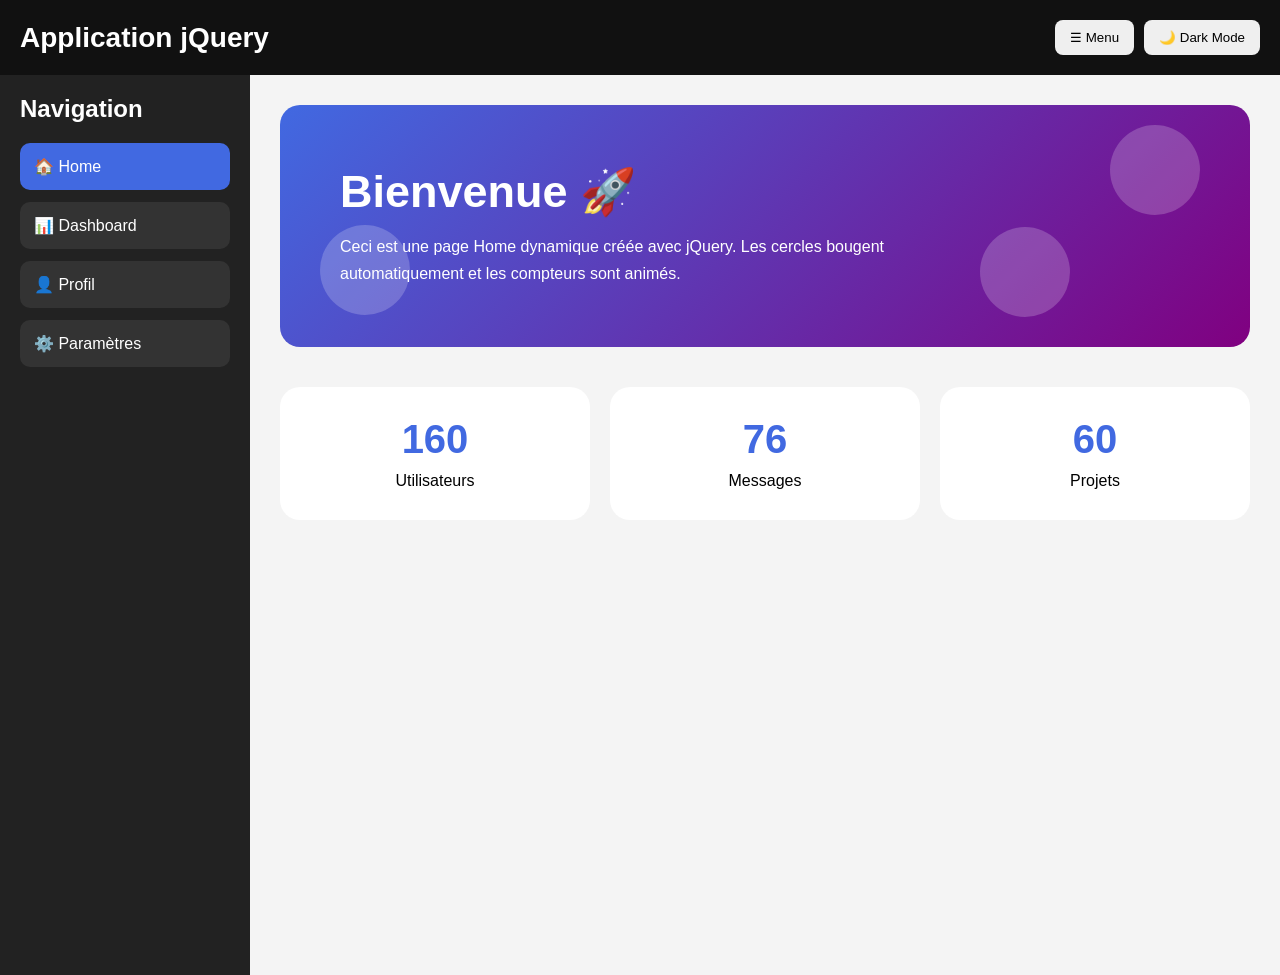
<file: Toufik-Robin/index.html>
<!doctype html>
<html lang="fr">
  <head>
    <meta charset="UTF-8" />
    <meta name="viewport" content="width=device-width, initial-scale=1.0" />
    <link rel="stylesheet" href="style.css" />
    <script src="https://ajax.googleapis.com/ajax/libs/jquery/3.7.1/jquery.min.js"></script>
    <title>Navbar + Home Dynamique</title>
  </head>
  <body>
    <header>
      <h1>Application jQuery</h1>

      <div class="headerActions">
        <button id="toggleMenu">☰ Menu</button>
        <button class="dark-mode-js">🌙 Dark Mode</button>
      </div>
    </header>

    <div class="container">
      <!-- SIDEBAR -->

      <aside class="sidebar">
        <h2>Navigation</h2>

        <ul>
          <li class="navLink activeNav" data-page="homePage">🏠 Home</li>

          <li class="navLink" data-page="dashboardPage">📊 Dashboard</li>

          <li class="navLink" data-page="profilePage">👤 Profil</li>

          <li class="navLink" data-page="settingsPage">⚙️ Paramètres</li>
        </ul>
      </aside>

      <!-- MAIN -->

      <main>
        <!-- =========================
             HOME PAGE
        ========================= -->

        <section id="homePage" class="page activePage">
          <div class="hero">
            <div class="circle c1"></div>
            <div class="circle c2"></div>
            <div class="circle c3"></div>

            <h2>Bienvenue 🚀</h2>

            <p>
              Ceci est une page Home dynamique créée avec jQuery. Les cercles
              bougent automatiquement et les compteurs sont animés.
            </p>
          </div>

          <!-- STATS -->

          <div class="stats">
            <div class="statBox">
              <h3 class="counter" data-target="250">0</h3>

              <p>Utilisateurs</p>
            </div>

            <div class="statBox">
              <h3 class="counter" data-target="120">0</h3>

              <p>Messages</p>
            </div>

            <div class="statBox">
              <h3 class="counter" data-target="95">0</h3>

              <p>Projets</p>
            </div>
          </div>
        </section>

        <!-- =========================
             DASHBOARD
        ========================= -->

        <section id="dashboardPage" class="page">
          <div class="fakePage">
            <h2>Dashboard jQuery</h2>
            <br />

            <!-- Cartes -->
            <div class="cartes">
              <div class="carte">
                <h3>Carte 1</h3>
                <p>Animation jQuery</p>
              </div>
              <div class="carte">
                <h3>Carte 2</h3>
                <p>Manipulation DOM</p>
              </div>
              <div class="carte">
                <h3>Carte 3</h3>
                <p>Effets visuels</p>
              </div>
            </div>

            <!-- Contrôles -->
            <div class="controlesSection">
              <h3>Contrôles</h3>
              <div class="controlesButtons">
                <button id="btn-lancer" class="btnControl">
                  Lancer animation
                </button>
                <button id="btn-stop" class="btnControl">Stop animation</button>
                <button id="btn-masquer" class="btnControl">
                  Masquer galerie
                </button>
                <button id="btn-afficher" class="btnControl">
                  Afficher galerie
                </button>
              </div>
            </div>

            <!-- Galerie -->
            <div id="galerie" class="galerie">
              <div id="box1"></div>
              <div id="box2"></div>
              <div id="box3"></div>
              <div id="box4"></div>
            </div>

            <!-- Notification -->
            <div>
              <button id="btn-p" class="btnControl">
                Afficher notification
              </button>
              <p id="paragraphe">
                Lorem ipsum dolor sit, amet consectetur adipisicing elit.
                Explicabo natus repellendus nisi? Sapiente ipsum debitis
                voluptatum ea placeat nisi expedita. Soluta, ipsum quo nulla
                possimus mollitia maiores natus commodi alias, deserunt quis
                beatae! Itaque officia eligendi at veritatis! Dignissimos
                eligendi laboriosam aspernatur commodi ab cum dolore inventore
                cumque consequatur dolorem!
              </p>
            </div>

            <!-- Manipulation attr() -->
            <div class="attrSection">
              <h3>Manipulation attr()</h3>
              <textarea id="champ" placeholder="Votre nom" rows="4"></textarea>
              <div class="attrButtons">
                <button id="btn-disable" class="btnControl">Disable</button>
                <button id="btn-enable" class="btnControl">Enable</button>
              </div>
            </div>
          </div>
        </section>

        <!-- =========================
             PROFILE
        ========================= -->

        <section id="profilePage" class="page">
          <div class="fakePage">
            <h2>Profil</h2>

            <br />

            <p>Contenu du profil.</p>
          </div>
        </section>

        <!-- =========================
             SETTINGS
        ========================= -->

        <section id="settingsPage" class="page">
          <div class="fakePage">
            <h2>Paramètres</h2>

            <br />

            <p>Contenu des paramètres.</p>
          </div>
        </section>
      </main>
    </div>

    <script src="script.js"></script>
  </body>
</html>
</file>
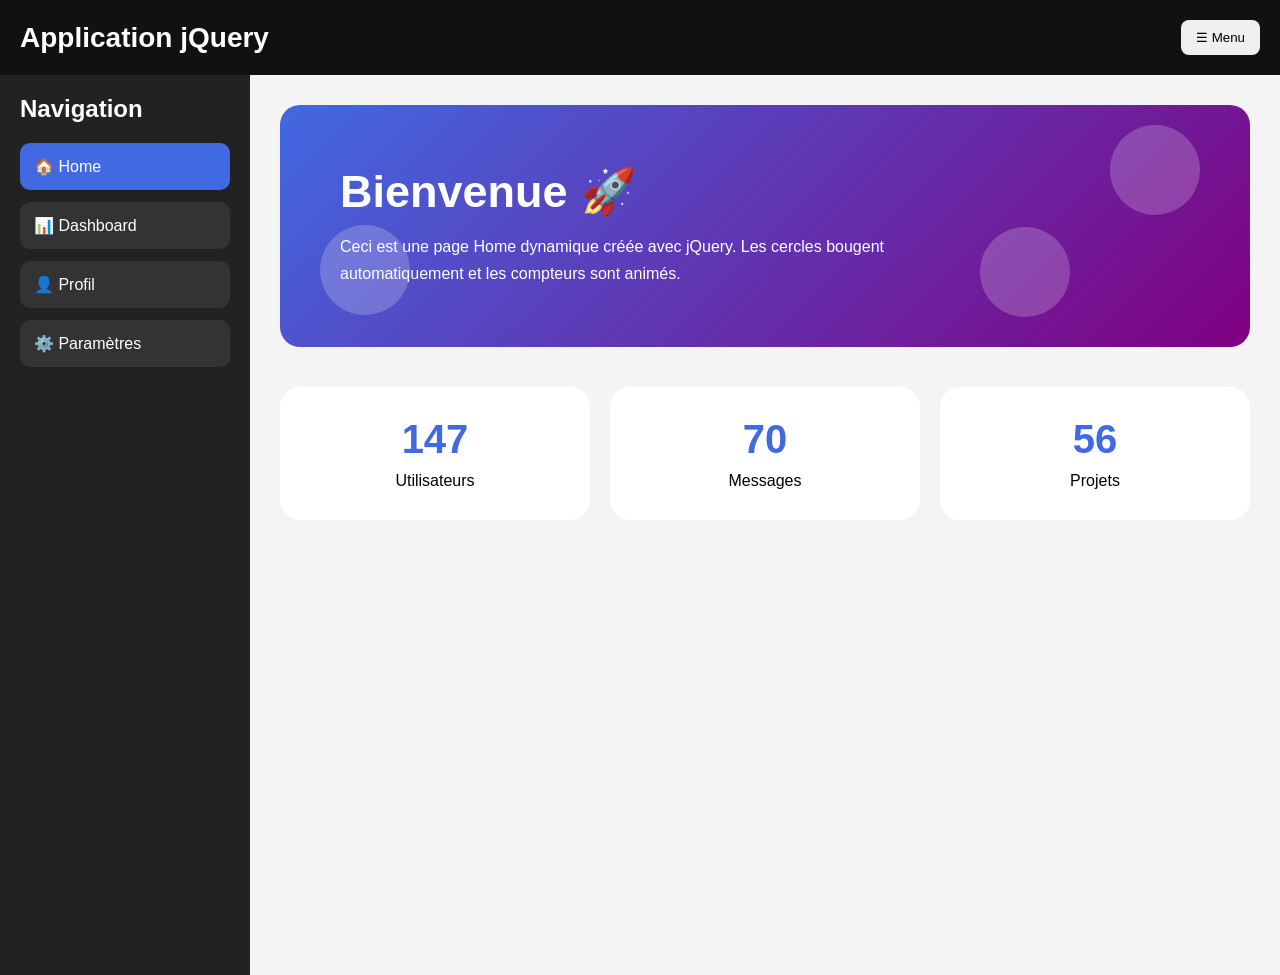
<file: Badr & Bryan/projet2.html>
<!DOCTYPE html>
<html lang="fr">

<head>
    <meta charset="UTF-8">
    <meta name="viewport" content="width=device-width, initial-scale=1.0">
    <script src="https://cdnjs.cloudflare.com/ajax/libs/jquery/3.7.1/jquery.min.js"></script>
    <title>Navbar + Home Dynamique</title>


    <style>
        /* =========================
   RESET
========================= */

        * {
            margin: 0;
            padding: 0;
            box-sizing: border-box;
        }

        body {
            font-family: Arial;
            background: #f4f4f4;
            overflow-x: hidden;
        }

        /* =========================
   HEADER
========================= */

        header {
            background: #111;
            color: white;
            padding: 20px;

            display: flex;
            justify-content: space-between;
            align-items: center;
        }

        header h1 {
            font-size: 28px;
        }

        /* =========================
   CONTAINER
========================= */

        .container {
            display: flex;
        }

        /* =========================
   SIDEBAR
========================= */

        .sidebar {
            width: 250px;
            min-height: 100vh;
            background: #222;
            color: white;
            padding: 20px;
        }

        .sidebar h2 {
            margin-bottom: 20px;
        }

        .sidebar ul {
            list-style: none;
        }

        .sidebar li {
            padding: 14px;
            background: #333;
            margin-bottom: 12px;
            border-radius: 10px;
            cursor: pointer;
            transition: 0.3s;
        }

        .sidebar li:hover {
            background: royalblue;
            transform: translateX(10px);
        }

        .activeNav {
            background: royalblue !important;
        }

        /* =========================
   MAIN
========================= */

        main {
            flex: 1;
            padding: 30px;
        }

        /* =========================
   PAGE
========================= */

        .page {
            display: none;
        }

        .activePage {
            display: block;
        }

        /* =========================
   HOME PAGE
========================= */

        .hero {
            background: linear-gradient(135deg, royalblue, purple);
            color: white;
            padding: 60px;
            border-radius: 20px;
            margin-bottom: 40px;
            position: relative;
            overflow: hidden;
        }

        .hero h2 {
            font-size: 45px;
            margin-bottom: 15px;
        }

        .hero p {
            width: 70%;
            line-height: 1.7;
        }

        /* =========================
   CIRCLES
========================= */

        .circle {
            width: 90px;
            height: 90px;
            border-radius: 50%;
            background: white;
            opacity: 0.2;
            position: absolute;
        }

        .c1 {
            top: 20px;
            right: 50px;
        }

        .c2 {
            bottom: 30px;
            right: 180px;
        }

        .c3 {
            top: 120px;
            left: 40px;
        }

        /* =========================
   STATS
========================= */

        .stats {
            display: flex;
            gap: 20px;
            flex-wrap: wrap;
        }

        .statBox {
            background: white;
            flex: 1;
            min-width: 220px;
            padding: 30px;
            border-radius: 20px;
            text-align: center;
        }

        .statBox h3 {
            font-size: 40px;
            color: royalblue;
            margin-bottom: 10px;
        }

        /* =========================
   AUTRES PAGES
========================= */

        .fakePage {
            background: white;
            padding: 40px;
            border-radius: 20px;
        }

        button {
            padding: 10px 15px;
            border: none;
            border-radius: 8px;
            cursor: pointer;
        }
    </style>

</head>

<body>

    <header>

        <h1>Application jQuery</h1>

        <button id="toggleMenu">
            ☰ Menu
        </button>

    </header>

    <div class="container">

        <!-- SIDEBAR -->

        <aside class="sidebar">

            <h2>Navigation</h2>

            <ul>

                <li class="navLink activeNav" data-page="homePage">

                    🏠 Home

                </li>

                <li class="navLink" data-page="dashboardPage">

                    📊 Dashboard

                </li>

                <li class="navLink" data-page="profilePage">

                    👤 Profil

                </li>

                <li class="navLink" data-page="settingsPage">

                    ⚙️ Paramètres

                </li>

            </ul>

        </aside>


        <!-- MAIN -->

        <main>

            <!-- =========================
             HOME PAGE
        ========================= -->

            <section id="homePage" class="page activePage">

                <div class="hero">

                    <div class="circle c1"></div>
                    <div class="circle c2"></div>
                    <div class="circle c3"></div>

                    <h2>Bienvenue 🚀</h2>

                    <p>

                        Ceci est une page Home dynamique
                        créée avec jQuery.

                        Les cercles bougent automatiquement
                        et les compteurs sont animés.

                    </p>

                </div>


                <!-- STATS -->

                <div class="stats">

                    <div class="statBox">

                        <h3 class="counter" data-target="250">

                            0

                        </h3>

                        <p>Utilisateurs</p>

                    </div>


                    <div class="statBox">

                        <h3 class="counter" data-target="120">

                            0

                        </h3>

                        <p>Messages</p>

                    </div>


                    <div class="statBox">

                        <h3 class="counter" data-target="95">

                            0

                        </h3>

                        <p>Projets</p>

                    </div>

                </div>

            </section>


            <!-- =========================
             DASHBOARD
        ========================= -->

            <section id="dashboardPage" class="page">

                <div class="fakePage">

                    <h2>Dashboard</h2>

                    <br>

                    <p>
                        Contenu du dashboard.
                    </p>

                </div>

            </section>


            <!-- =========================
             PROFILE
        ========================= -->

            <section id="profilePage" class="page">

                <div class="fakePage">

                    <h2>Profil</h2>

                    <br>

                    <p>
                        Contenu du profil.
                    </p>

                </div>

            </section>


            <!-- =========================
             SETTINGS
        ========================= -->

            <section id="settingsPage" class="page">

                <div class="fakePage">

                    <h2>Paramètres</h2>

                    <br>

                    <p>
                        Contenu des paramètres.
                    </p>

                </div>

            </section>

        </main>

    </div>


    <script>

        /* =========================
           NAVBAR CLIQUABLE
        ========================= */

        $(".navLink").click(function () {

            /*
                Active le lien
            */

            $(".navLink")
                .removeClass("activeNav");

            $(this)
                .addClass("activeNav");


            /*
                Récupère la page
            */

            let page = $(this).data("page");


            /*
                Cache toutes les pages
            */

            $(".page")
                .removeClass("activePage")
                .hide();


            /*
                Affiche la page cliquée
            */

            $("#" + page)

                .fadeIn(500)

                .addClass("activePage");

        });


        /* =========================
           TOGGLE MENU
        ========================= */

        $("#toggleMenu").click(function () {

            $(".sidebar").animate({

                width: "toggle"

            }, 500);

        });


        /* =========================
           COUNTERS ANIMÉS
        ========================= */

        $(".counter").each(function () {

            let target = $(this).data("target");

            let counter = $(this);

            $({ countNum: 0 })

                .animate({

                    countNum: target

                },

                    {

                        duration: 2000,

                        easing: "swing",

                        step: function () {

                            counter.text(
                                Math.floor(this.countNum)
                            );

                        },

                        complete: function () {

                            counter.text(this.countNum);

                        }

                    });

        });


        /* =========================
           HOME DYNAMIQUE
        ========================= */

        setInterval(function () {

            $(".c1")

                .animate({
                    top: "60px"
                }, 1000)

                .animate({
                    top: "20px"
                }, 1000);


            $(".c2")

                .animate({
                    right: "250px"
                }, 1000)

                .animate({
                    right: "180px"
                }, 1000);


            $(".c3")

                .animate({
                    left: "80px"
                }, 1000)

                .animate({
                    left: "40px"
                }, 1000);

        }, 2000);

    </script>

</body>

</html>
</file>
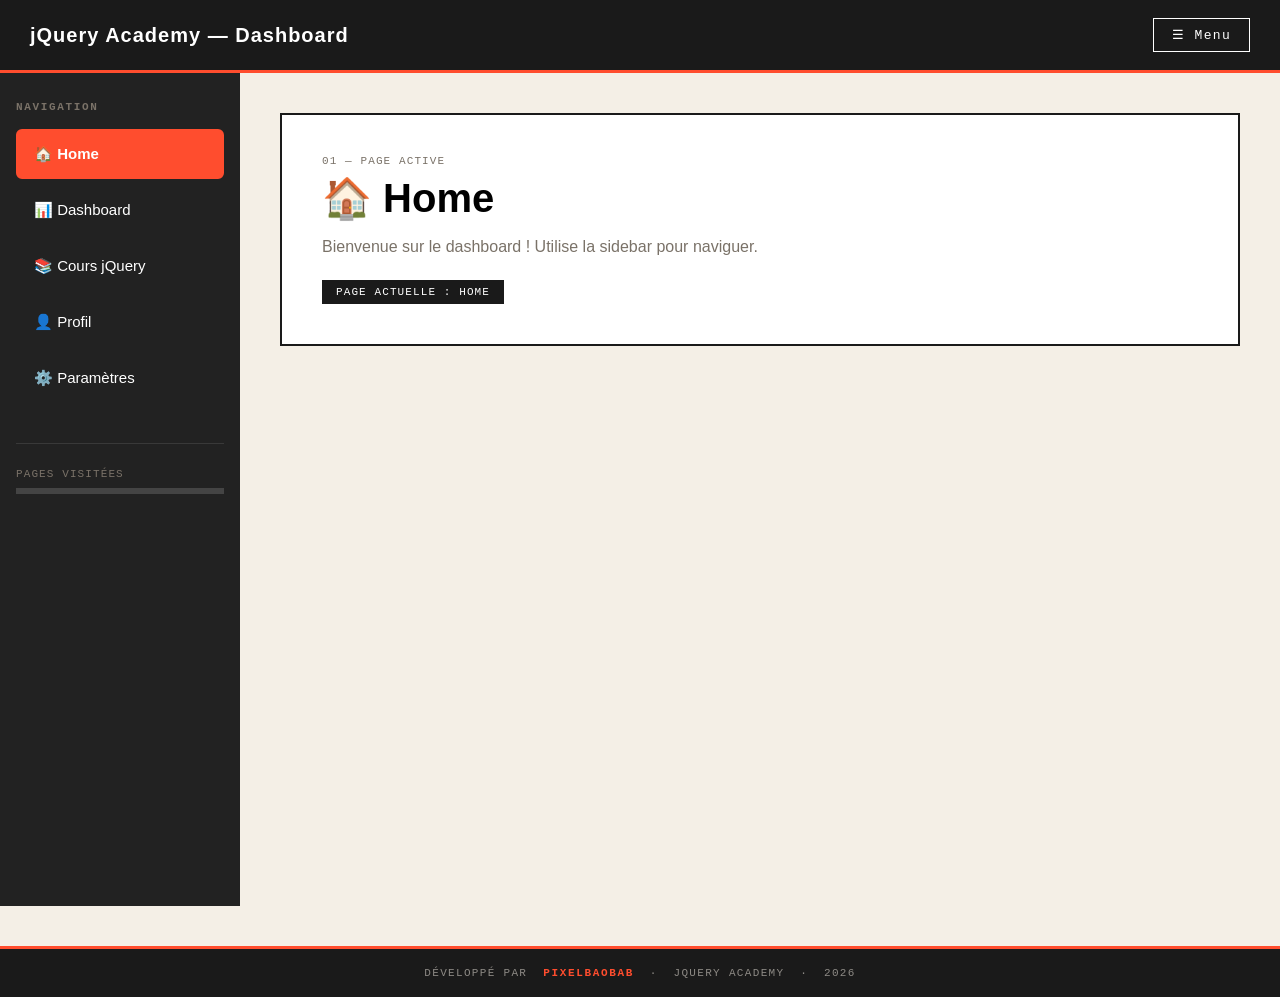
<file: Laetitia & meidhy/bloc2-starter.html>
<!DOCTYPE html>
<html lang="fr">
<head>
<meta charset="UTF-8">
<meta name="viewport" content="width=device-width, initial-scale=1.0">
<title>BLOC 2 — Navbar & Navigation jQuery</title>

<script src="https://code.jquery.com/jquery-3.7.1.min.js"></script>

<style>
/* ============================================================
   BASE — fourni, ne pas modifier
============================================================ */
* { margin:0; padding:0; box-sizing:border-box; }
body { font-family: Arial, sans-serif; background: #f4efe6; }

/* Header */
.app-header {
    background: #1a1a1a;
    color: white;
    padding: 18px 30px;
    display: flex;
    justify-content: space-between;
    align-items: center;
    border-bottom: 3px solid #ff4d2e;
}
.app-header h1 { font-size: 20px; letter-spacing: 0.05em; }

.menu-btn {
    padding: 8px 18px;
    background: transparent;
    border: 1px solid white;
    color: white;
    font-family: monospace;
    font-size: 13px;
    letter-spacing: 0.1em;
    cursor: pointer;
    transition: background 0.2s;
}
.menu-btn:hover { background: #ff4d2e; border-color: #ff4d2e; }

/* Layout */
.container { display: flex; min-height: calc(100vh - 67px); }

/* Sidebar */
.sidebar {
    width: 240px;
    background: #222;
    color: white;
    padding: 28px 16px;
    flex-shrink: 0;
}
.sidebar h3 {
    font-family: monospace;
    font-size: 11px;
    text-transform: uppercase;
    letter-spacing: 0.15em;
    color: #7a7268;
    margin-bottom: 16px;
}
.sidebar ul { list-style: none; }

.navLink {
    padding: 14px 16px;
    margin-bottom: 6px;
    cursor: pointer;
    border-radius: 6px;
    font-size: 15px;
    display: flex;
    align-items: center;
    gap: 12px;
    border: 2px solid transparent;
    transition: all 0.25s;
}
.navLink:hover { background: #333; transform: translateX(4px); }
.navLink.activeNav { background: #ff4d2e; border-color: #ff4d2e; font-weight: bold; }

/* Barre de progression sidebar */
.progress-section {
    margin-top: 40px;
    padding-top: 24px;
    border-top: 1px solid rgba(255,255,255,0.1);
}
.progress-section .label {
    font-family: monospace;
    font-size: 11px;
    color: #7a7268;
    text-transform: uppercase;
    letter-spacing: 0.1em;
    margin-bottom: 8px;
}
.progress-track {
    height: 6px;
    background: #444;
}
.progress-fill {
    height: 100%;
    background: #ff4d2e;
    width: 0%;
    transition: width 0.5s;
}

/* Main */
main { flex: 1; padding: 40px; }

/* Pages */
.page { display: none; }
.activePage { display: block; }

.page-content {
    background: white;
    border: 2px solid #1a1a1a;
    padding: 40px;
}
.page-content h2 { font-size: 40px; margin-bottom: 8px; }
.page-content .num {
    font-family: monospace;
    font-size: 11px;
    color: #7a7268;
    text-transform: uppercase;
    letter-spacing: 0.1em;
    margin-bottom: 8px;
}
.page-content p { color: #7a7268; margin-top: 12px; line-height: 1.6; }

/* Badge page active */
.badge {
    display: inline-block;
    margin-top: 20px;
    padding: 6px 14px;
    background: #1a1a1a;
    color: white;
    font-family: monospace;
    font-size: 11px;
    text-transform: uppercase;
    letter-spacing: 0.1em;
}

/* Notification toast */
#toast {
    position: fixed;
    bottom: 30px;
    right: 30px;
    background: #1a1a1a;
    color: white;
    padding: 14px 20px;
    font-family: monospace;
    font-size: 13px;
    border-left: 4px solid #ff4d2e;
    display: none;
    z-index: 999;
}
</style>
</head>
<body>

<!-- ============================================================
     HEADER
============================================================ -->
<header class="app-header">
    <h1>jQuery Academy — Dashboard</h1>
    <button class="menu-btn" id="toggleMenu">☰ Menu</button>
</header>


<div class="container">

    <!-- ============================================================
         SIDEBAR
    ============================================================ -->
    <aside class="sidebar" id="sidebar">

        <h3>Navigation</h3>

        <ul>
            <!-- data-page relie chaque lien à une section -->
            <li class="navLink activeNav" data-page="homePage">
                🏠 Home
            </li>
            <li class="navLink" data-page="dashboardPage">
                📊 Dashboard
            </li>
            <li class="navLink" data-page="coursePage">
                📚 Cours jQuery
            </li>
            <li class="navLink" data-page="profilePage">
                👤 Profil
            </li>
            <li class="navLink" data-page="settingsPage">
                ⚙️ Paramètres
            </li>
        </ul>

        <!-- Barre de progression (bonus) -->
        <div class="progress-section">
            <div class="label">Pages visitées</div>
            <div class="progress-track">
                <div class="progress-fill" id="progressFill"></div>
            </div>
        </div>

    </aside>


    <!-- ============================================================
         CONTENU PRINCIPAL
    ============================================================ -->
    <main>

        <!-- Home -->
        <section id="homePage" class="page activePage">
            <div class="page-content">
                <div class="num">01 — Page active</div>
                <h2>🏠 Home</h2>
                <p>Bienvenue sur le dashboard ! Utilise la sidebar pour naviguer.</p>
                <div class="badge">Page actuelle : Home</div>
            </div>
        </section>

        <!-- Dashboard -->
        <section id="dashboardPage" class="page">
            <div class="page-content">
                <div class="num">02 — Page active</div>
                <h2>📊 Dashboard</h2>
                <p>Contenu du tableau de bord.</p>
                <div class="badge">Page actuelle : Dashboard</div>
            </div>
        </section>

        <!-- Cours -->
        <section id="coursePage" class="page">
            <div class="page-content">
                <div class="num">03 — Page active</div>
                <h2>📚 Cours jQuery</h2>
                <p>Le cours interactif jQuery.</p>
                <div class="badge">Page actuelle : Cours jQuery</div>
            </div>
        </section>

        <!-- Profil -->
        <section id="profilePage" class="page">
            <div class="page-content">
                <div class="num">04 — Page active</div>
                <h2>👤 Profil</h2>
                <p>Informations du compte.</p>
                <div class="badge">Page actuelle : Profil</div>
            </div>
        </section>

        <!-- Paramètres -->
        <section id="settingsPage" class="page">
            <div class="page-content">
                <div class="num">05 — Page active</div>
                <h2>⚙️ Paramètres</h2>
                <p>Configuration de l'application.</p>
                <div class="badge">Page actuelle : Paramètres</div>
            </div>
        </section>

    </main>

</div>

<!-- Toast notification -->
<div id="toast"></div>


<script>
/* ============================================================
   SUIVI des pages visitées (utilisé pour la barre de progression)
============================================================ */
const visitedPages = new Set(["homePage"]); // Home visitée par défaut


/* ============================================================
   TODO 1 — Navigation par clic sur .navLink
   ─────────────────────────────────────────
   Quand on clique sur un lien de la sidebar :

   ÉTAPE A — Gérer l'état actif du lien cliqué
     → Retirer "activeNav" de tous les .navLink
     → Ajouter "activeNav" sur $(this)

   ÉTAPE B — Récupérer l'ID de la page à afficher
     → Utiliser $(this).data("page") pour lire data-page="..."

   ÉTAPE C — Cacher toutes les sections .page
     → Utiliser .hide() (ou .removeClass("activePage"))

   ÉTAPE D — Afficher la bonne section
     → Sélectionner avec $("#" + page)
     → Utiliser .fadeIn(400) pour l'animation
     → Ajouter la classe "activePage"

   ÉTAPE E — Afficher un toast de notification
     → Mettre le nom de la page dans #toast
     → .show() puis .delay(1800).fadeOut(400)

   BONUS — Mettre à jour la barre de progression
     → Ajouter l'ID de la page dans visitedPages (Set)
     → Calculer le % : visitedPages.size / 5 * 100
     → Animer #progressFill avec .animate({width: pct+"%"}, 400)
============================================================ */

$(".navLink").on("click", function() {

    // Ton code ici ↓
    $(".navLink").removeClass("activeNav");
        $(this).addClass("activeNav");

        const page = $(this).data("page");

        $(".page").hide().removeClass("activePage");

        $("#" + page).fadeIn(400).addClass("activePage");

        const label = $(this).text().trim();
        $("#toast").text("Navigation → " + label).show().delay(1800).fadeOut(400);

        visitedPages.add(page);
        const pct = visitedPages.size / 5 * 100;
        $("#progressFill").animate({ width: pct + "%" }, 400);
});


/* ============================================================
   TODO 2 — Bouton ☰ Menu : afficher/cacher la sidebar
   ─────────────────────────────────────────────────────
   Au clic sur #toggleMenu :
     → Utiliser .animate({ width: "toggle" }, 400) sur #sidebar
     Ou alternativement :
     → Tester si la sidebar est visible avec .is(":visible")
     → Si visible → .slideUp() / si cachée → .slideDown()
     (Note : avec display:flex sur .container, préférer
      animate width ou toggleClass avec overflow:hidden)
============================================================ */

$("#toggleMenu").on("click", function() {

    // Ton code ici ↓
    $("#sidebar").animate({ width: "toggle" }, 400);
});

</script>

<!-- ============================================================
     FOOTER PIXELBAOBAB
============================================================ -->
<footer style="
    margin-top: 40px;
    padding: 18px 30px;
    background: #1a1a1a;
    color: rgba(255,250,240,0.5);
    text-align: center;
    font-family: monospace;
    font-size: 11px;
    letter-spacing: 0.12em;
    text-transform: uppercase;
    border-top: 3px solid #ff4d2e;
">
    D&#233;velopp&#233; par&nbsp;
    <a href="https://www.pixelbaobab.com"
       target="_blank"
       rel="noopener"
       style="
           color: #ff4d2e;
           text-decoration: none;
           font-weight: bold;
           letter-spacing: 0.15em;
           transition: opacity 0.2s;
       "
       onmouseover="this.style.opacity='0.7'"
       onmouseout="this.style.opacity='1'"
    >PixelBaobab</a>
    &nbsp;&middot;&nbsp; jQuery Academy &nbsp;&middot;&nbsp; 2026
</footer>

</body>
</html>
</file>
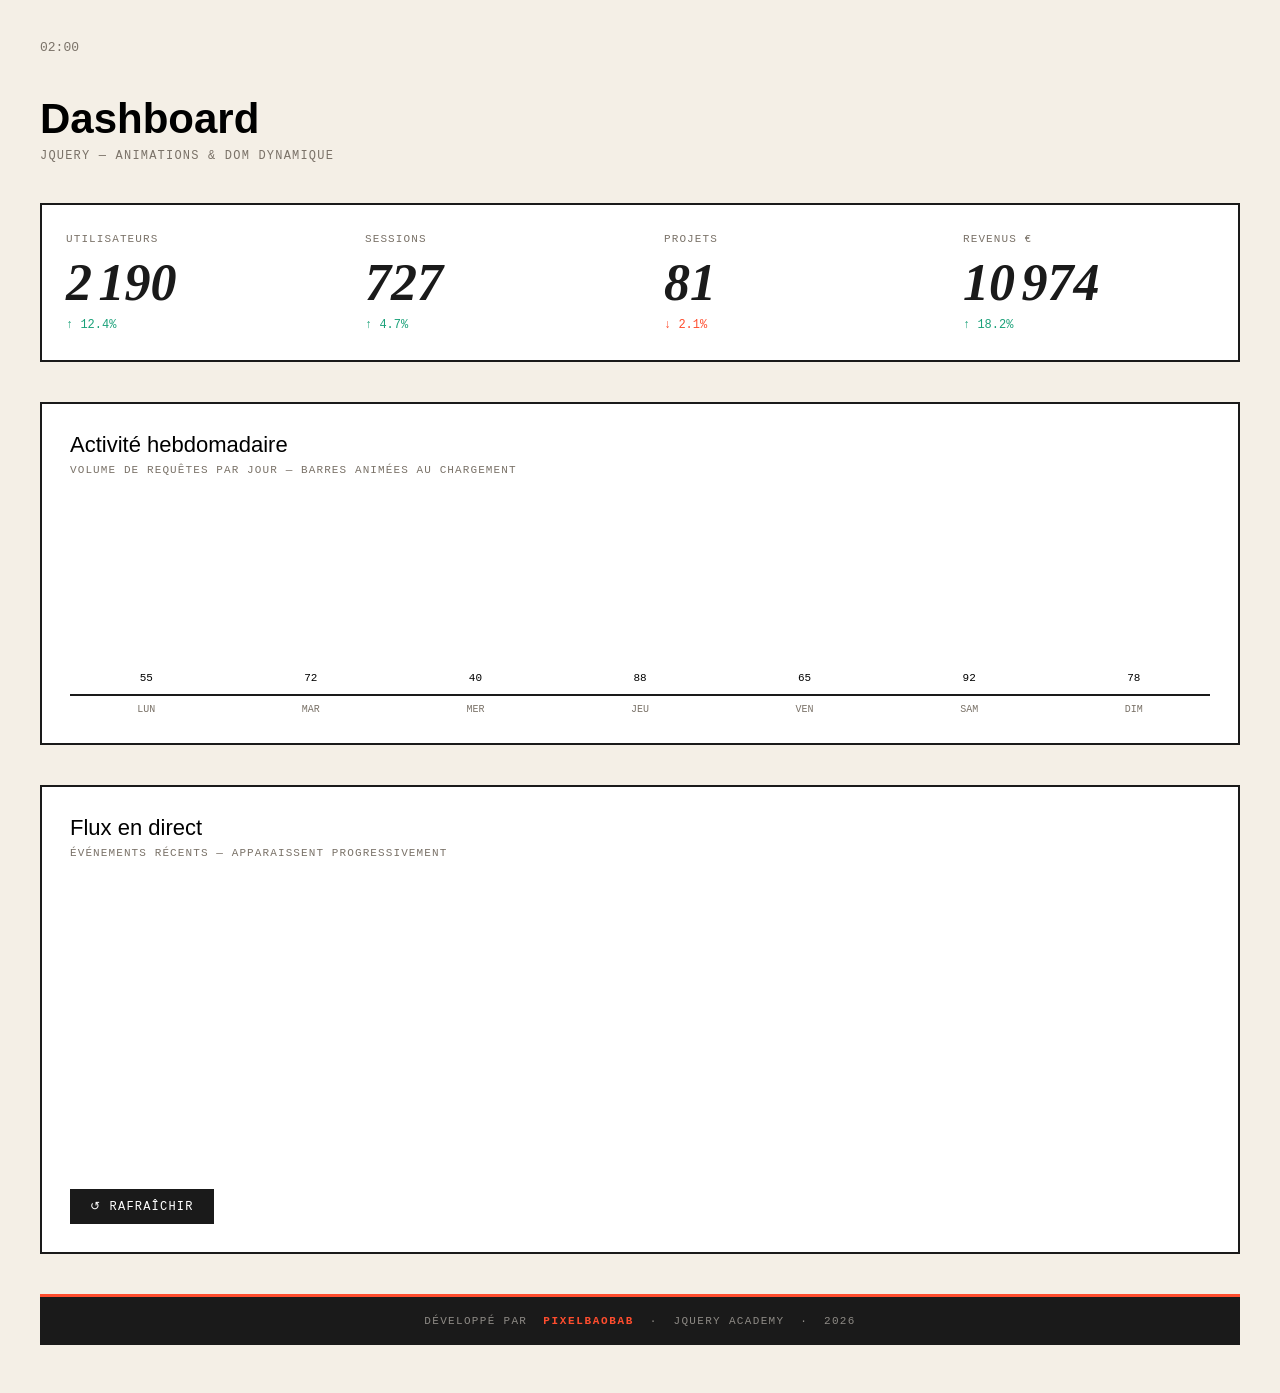
<file: Laetitia & meidhy/bloc3-starter copy.html>
<!DOCTYPE html>
<html lang="fr">
<head>
<meta charset="UTF-8">
<meta name="viewport" content="width=device-width, initial-scale=1.0">
<title>BLOC 3 — Dashboard Animé jQuery</title>

<script src="https://code.jquery.com/jquery-3.7.1.min.js"></script>

<style>
/* ============================================================
   BASE — fourni, ne pas modifier
============================================================ */
* { margin:0; padding:0; box-sizing:border-box; }
body { font-family: Arial, sans-serif; background: #f4efe6; padding: 40px; }

h1 {
    font-size: 42px;
    margin-bottom: 6px;
}
.sub {
    font-family: monospace;
    font-size: 12px;
    color: #7a7268;
    text-transform: uppercase;
    letter-spacing: 0.1em;
    margin-bottom: 40px;
}

/* Grille de stats */
.stats {
    display: grid;
    grid-template-columns: repeat(4, 1fr);
    gap: 0;
    border: 2px solid #1a1a1a;
    margin-bottom: 40px;
    background: #1a1a1a;
}
.statBox {
    background: white;
    padding: 28px 24px;
}
.statBox .label {
    font-family: monospace;
    font-size: 11px;
    text-transform: uppercase;
    letter-spacing: 0.1em;
    color: #7a7268;
}
.statBox .num {
    font-size: 52px;
    font-weight: 800;
    font-style: italic;
    margin: 8px 0 6px;
    color: #1a1a1a;
    font-family: Georgia, serif;
}
.statBox .delta {
    font-family: monospace;
    font-size: 12px;
}
.delta.up   { color: #1aa179; }
.delta.down { color: #ff4d2e; }

/* Section graphique en barres */
.section-title {
    font-size: 22px;
    margin-bottom: 6px;
}
.section-sub {
    font-family: monospace;
    font-size: 11px;
    color: #7a7268;
    text-transform: uppercase;
    letter-spacing: 0.1em;
    margin-bottom: 20px;
}

.bar-chart-wrap {
    background: white;
    border: 2px solid #1a1a1a;
    padding: 28px;
    margin-bottom: 40px;
}
.bars {
    display: flex;
    align-items: flex-end;
    gap: 12px;
    height: 200px;
    border-bottom: 2px solid #1a1a1a;
    padding-top: 20px;
}
.bar {
    flex: 1;
    background: #1a1a1a;
    position: relative;
    cursor: pointer;
    transition: opacity 0.2s;
    /* IMPORTANT : la hauteur sera mise à 0% puis animée par jQuery */
    height: 0%;
}
.bar:nth-child(even)     { background: #ff4d2e; }
.bar:hover               { opacity: 0.7; }
.bar .val {
    position: absolute;
    top: -22px; left: 50%;
    transform: translateX(-50%);
    font-family: monospace;
    font-size: 11px;
}
.bars-labels {
    display: flex;
    gap: 12px;
    margin-top: 8px;
}
.bars-labels span {
    flex: 1;
    text-align: center;
    font-family: monospace;
    font-size: 10px;
    color: #7a7268;
}

/* Flux en direct */
.feed-wrap {
    background: white;
    border: 2px solid #1a1a1a;
    padding: 28px;
    margin-bottom: 40px;
}
.feed-item {
    display: flex;
    gap: 14px;
    padding: 14px 0;
    border-bottom: 1px dashed rgba(26,26,26,0.2);
    font-size: 14px;
    /* Sera animé au chargement */
    opacity: 0;
}
.feed-item:last-child { border: none; }
.feed-item .dot {
    width: 10px; height: 10px; border-radius: 50%;
    background: #2d5fff;
    margin-top: 5px;
    flex-shrink: 0;
}
.feed-item .when {
    display: block;
    font-family: monospace;
    font-size: 11px;
    color: #7a7268;
    margin-top: 2px;
}

/* Bouton refresh */
.refresh-btn {
    padding: 10px 20px;
    background: #1a1a1a;
    color: white;
    border: none;
    font-family: monospace;
    font-size: 12px;
    text-transform: uppercase;
    letter-spacing: 0.1em;
    cursor: pointer;
    margin-top: 16px;
    transition: background 0.2s;
}
.refresh-btn:hover { background: #ff4d2e; }
.refresh-btn.spinning { animation: spin 0.6s linear; }
@keyframes spin {
    from { transform: rotate(0deg); }
    to   { transform: rotate(360deg); }
}

/* Horloge */
#clock {
    font-family: monospace;
    font-size: 13px;
    color: #7a7268;
    margin-bottom: 40px;
}
</style>
</head>
<body>

<div id="clock">⏱ Dernière mise à jour : --:--</div>

<h1>Dashboard</h1>
<div class="sub">jQuery — Animations & DOM dynamique</div>


<!-- ============================================================
     SECTION 1 : COMPTEURS ANIMÉS
============================================================ -->
<div class="stats">

    <div class="statBox">
        <div class="label">Utilisateurs</div>
        <!-- data-target = la valeur cible du compteur -->
        <div class="num counter" data-target="2540">0</div>
        <div class="delta up">↑ 12.4%</div>
    </div>

    <div class="statBox">
        <div class="label">Sessions</div>
        <div class="num counter" data-target="847">0</div>
        <div class="delta up">↑ 4.7%</div>
    </div>

    <div class="statBox">
        <div class="label">Projets</div>
        <div class="num counter" data-target="95">0</div>
        <div class="delta down">↓ 2.1%</div>
    </div>

    <div class="statBox">
        <div class="label">Revenus €</div>
        <div class="num counter" data-target="12780">0</div>
        <div class="delta up">↑ 18.2%</div>
    </div>

</div>


<!-- ============================================================
     SECTION 2 : GRAPHIQUE EN BARRES
============================================================ -->
<div class="bar-chart-wrap">

    <div class="section-title">Activité hebdomadaire</div>
    <div class="section-sub">Volume de requêtes par jour — barres animées au chargement</div>

    <div class="bars" id="barChart">
        <!-- data-h = hauteur en % de chaque barre -->
        <div class="bar" data-h="55"><span class="val">55</span></div>
        <div class="bar" data-h="72"><span class="val">72</span></div>
        <div class="bar" data-h="40"><span class="val">40</span></div>
        <div class="bar" data-h="88"><span class="val">88</span></div>
        <div class="bar" data-h="65"><span class="val">65</span></div>
        <div class="bar" data-h="92"><span class="val">92</span></div>
        <div class="bar" data-h="78"><span class="val">78</span></div>
    </div>

    <div class="bars-labels">
        <span>LUN</span><span>MAR</span><span>MER</span>
        <span>JEU</span><span>VEN</span><span>SAM</span><span>DIM</span>
    </div>

</div>


<!-- ============================================================
     SECTION 3 : FLUX D'ACTIVITÉ (apparition échelonnée)
============================================================ -->
<div class="feed-wrap">

    <div class="section-title">Flux en direct</div>
    <div class="section-sub">Événements récents — apparaissent progressivement</div>

    <div id="liveFeed">

        <div class="feed-item">
            <div class="dot"></div>
            <div>Nouvel utilisateur inscrit <span class="when">il y a 2 min</span></div>
        </div>

        <div class="feed-item">
            <div class="dot"></div>
            <div>Mise à jour du cours jQuery <span class="when">il y a 8 min</span></div>
        </div>

        <div class="feed-item">
            <div class="dot"></div>
            <div>Quiz complété par 5 étudiants <span class="when">il y a 14 min</span></div>
        </div>

        <div class="feed-item">
            <div class="dot"></div>
            <div>Démo "chaining" vue 23 fois <span class="when">il y a 32 min</span></div>
        </div>

        <div class="feed-item">
            <div class="dot"></div>
            <div>Nouveau projet soumis <span class="when">il y a 1h</span></div>
        </div>

    </div>

    <button class="refresh-btn" id="refreshFeed">↺ Rafraîchir</button>

</div>


<script>
/* ============================================================
   TODO 1 — Horloge : afficher l'heure actuelle dans #clock
   ──────────────────────────────────────────────────────────
   - Créer une fonction updateClock() qui :
       → Crée un new Date()
       → Formate l'heure avec .toLocaleTimeString("fr-FR", { hour:"2-digit", minute:"2-digit" })
       → Met à jour le texte de #clock avec .text()
   - Appeler updateClock() une première fois immédiatement
   - Utiliser setInterval() pour rappeler toutes les 60 000ms
============================================================ */

// Ton code ici ↓
function updateClock() {
    const heure = new Date().toLocaleTimeString("fr-FR", { hour: "2-digit", minute: "2-digit" });
    $("#clock").text(heure);
}

updateClock();
setInterval(updateClock, 60000);


/* ============================================================
   TODO 2 — Compteurs animés avec $().animate()
   ─────────────────────────────────────────────
   - Utiliser .each() pour boucler sur tous les .counter
   - Pour chaque compteur :
       → Lire la valeur cible avec $(this).data("target")
       → Stocker $(this) dans une variable (ex: let $el = $(this))
       → Utiliser cette technique jQuery :
           $({ n: 0 }).animate({ n: target }, {
               duration: 1500,
               easing: "swing",
               step: function() {
                   $el.text( Math.floor(this.n).toLocaleString("fr-FR") );
               },
               complete: function() {
                   $el.text( target.toLocaleString("fr-FR") );
               }
           });
   Pourquoi $({ n: 0 }) ? jQuery ne peut animer que des propriétés CSS.
   En encapsulant dans un objet, on anime une propriété numérique custom !
============================================================ */

$(".counter").each(function() {
    const target = $(this).data("target");
    const $el = $(this);

// Ton code ici ↓

    $({ n: 0 }).animate({ n: target }, {
        duration: 1500,
        easing: "swing",
        step: function() {
            $el.text(Math.floor(this.n).toLocaleString("fr-FR"));
        },
        complete: function() {
            $el.text(target.toLocaleString("fr-FR"));
        }
    });
});



/* ============================================================
   TODO 3 — Graphique en barres animé au chargement
   ─────────────────────────────────────────────────
   - Utiliser .each() sur #barChart .bar
   - Pour chaque barre :
       → Lire la hauteur cible avec $(this).data("h")
       → Utiliser .delay(i * 100) pour échelonner l'apparition
       → Puis .animate({ height: h + "%" }, 700)
   Note : i est le 2e paramètre de la fonction .each()
   ex: $(".bar").each(function(i) { ... })
============================================================ */

$("#barChart .bar").each(function(i) {

    // Ton code ici ↓

});


/* ============================================================
   TODO 4 — Flux d'activité : apparition progressive
   ──────────────────────────────────────────────────
   - Utiliser .each() sur les .feed-item
   - Pour chaque item (index i) :
       → Utiliser .delay(i * 200) pour décaler l'animation
       → Puis .animate({ opacity: 1 }, 400)
       → BONUS : animer aussi un léger translateX avec le paramètre "step"
           step: function(now) {
               $(this).css("transform", "translateX(" + ((1-now)*-12) + "px)");
           }
============================================================ */

function animateFeed() {
    $(".feed-item").css({ opacity: 0 }); // reset

    $(".feed-item").each(function(i) {

        // Ton code ici ↓

    });
}

animateFeed(); // appel initial


/* ============================================================
   TODO 5 — Bouton "Rafraîchir" le flux
   ─────────────────────────────────────
   Au clic sur #refreshFeed :
     → Ajouter la classe "spinning" sur $(this) pour l'animation
     → Retirer la classe après 600ms avec setTimeout
     → Rappeler animateFeed() après 300ms
============================================================ */

$("#refreshFeed").on("click", function() {

    // Ton code ici ↓

});

</script>

<!-- ============================================================
     FOOTER PIXELBAOBAB
============================================================ -->
<footer style="
    margin-top: 40px;
    padding: 18px 30px;
    background: #1a1a1a;
    color: rgba(255,250,240,0.5);
    text-align: center;
    font-family: monospace;
    font-size: 11px;
    letter-spacing: 0.12em;
    text-transform: uppercase;
    border-top: 3px solid #ff4d2e;
">
    D&#233;velopp&#233; par&nbsp;
    <a href="https://www.pixelbaobab.com"
       target="_blank"
       rel="noopener"
       style="
           color: #ff4d2e;
           text-decoration: none;
           font-weight: bold;
           letter-spacing: 0.15em;
           transition: opacity 0.2s;
       "
       onmouseover="this.style.opacity='0.7'"
       onmouseout="this.style.opacity='1'"
    >PixelBaobab</a>
    &nbsp;&middot;&nbsp; jQuery Academy &nbsp;&middot;&nbsp; 2026
</footer>

</body>
</html>
</file>
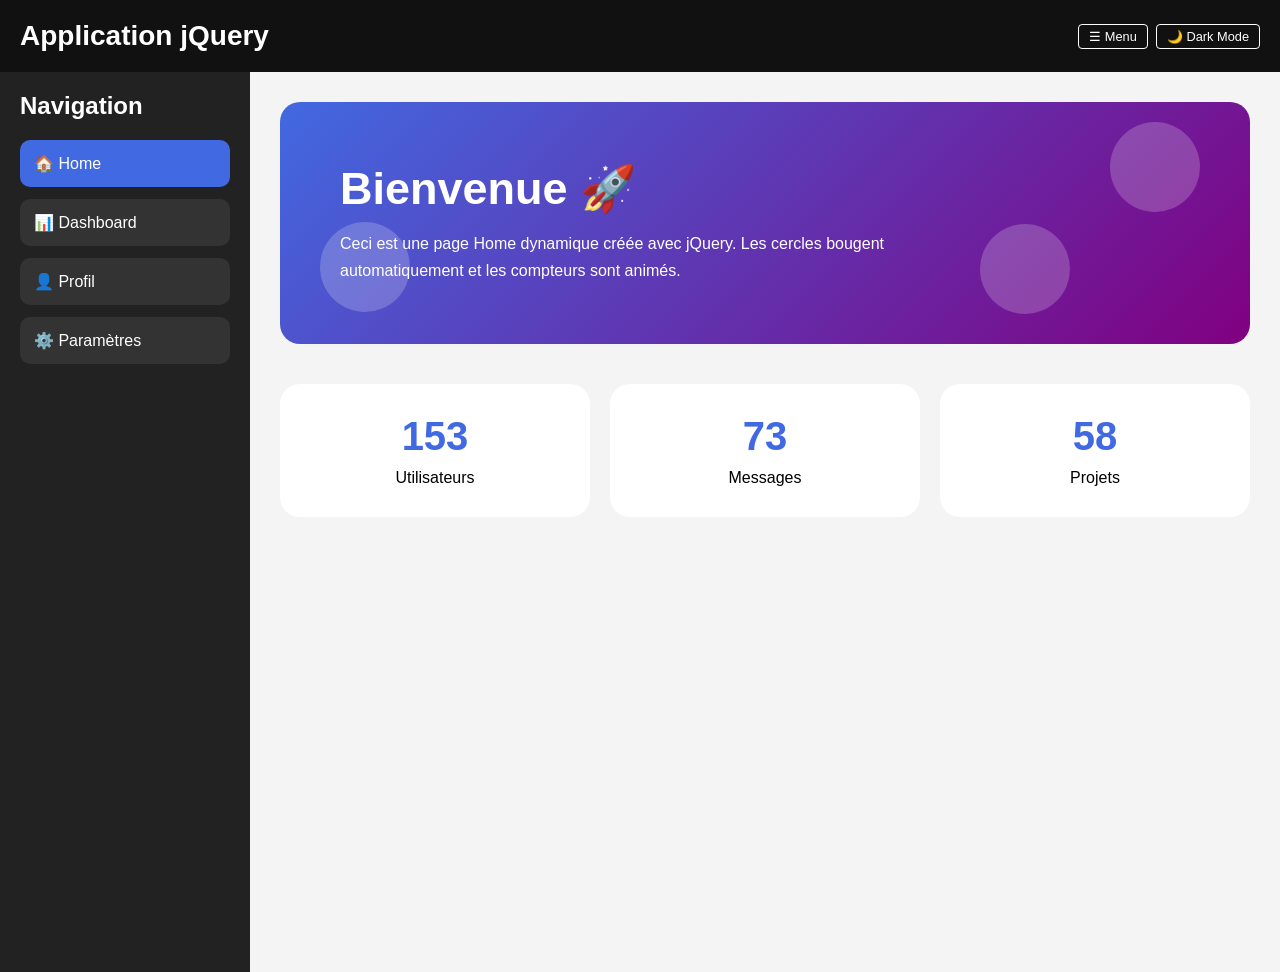
<file: Laetitia & meidhy/projet2.html>
<!DOCTYPE html>
<html lang="fr">

<head>
    <meta charset="UTF-8">
    <meta name="viewport" content="width=device-width, initial-scale=1.0">
    <script src="https://code.jquery.com/jquery-3.7.1.min.js"></script>
    <link rel="stylesheet" href="style.css">
    <link rel="stylesheet" href="styleDashboard.css">
    <title>Navbar + Home Dynamique</title>
</head>

<body>

    <header>
        <h1>Application jQuery</h1>

        <div class="header-btns">
            <button id="toggleMenu">☰ Menu</button>
            <button id="btnDark">🌙 Dark Mode</button>
        </div>
    </header>

    <div class="container">

        <!-- SIDEBAR -->

        <aside class="sidebar">

            <h2>Navigation</h2>

            <ul>

                <li class="navLink activeNav" data-page="homePage">

                    🏠 Home

                </li>

                <li class="navLink" data-page="dashboardPage">

                    📊 Dashboard

                </li>

                <li class="navLink" data-page="profilePage">

                    👤 Profil

                </li>

                <li class="navLink" data-page="settingsPage">

                    ⚙️ Paramètres

                </li>

            </ul>

        </aside>


        <!-- MAIN -->

        <main>

            <!-- =========================
             HOME PAGE
        ========================= -->

            <section id="homePage" class="page activePage">

                <div class="hero">

                    <div class="circle c1"></div>
                    <div class="circle c2"></div>
                    <div class="circle c3"></div>

                    <h2>Bienvenue 🚀</h2>

                    <p>

                        Ceci est une page Home dynamique
                        créée avec jQuery.

                        Les cercles bougent automatiquement
                        et les compteurs sont animés.

                    </p>

                </div>


                <!-- STATS -->

                <div class="stats">
                    <div class="statBox">
                        <h3 class="counter" data-target="250">0</h3>
                        <p>Utilisateurs</p>
                    </div>
                    <div class="statBox">
                        <h3 class="counter" data-target="120">0</h3>
                        <p>Messages</p>
                    </div>
                    <div class="statBox">
                        <h3 class="counter" data-target="95">0</h3>
                        <p>Projets</p>
                    </div>
                </div>
            </section>
            <!-- =========================
             DASHBOARD
        ========================= -->
            <section id="dashboardPage" class="page">
                <div class="header">
                    <h1>Dashboard Jquery</h1>
                </div>
                <section class="carte" id="card">
                    <button id="bloc1">Carte 1 <br>Animation jQuery</button>
                    <button id="bloc2">Carte 2 <br>Manipulation DOM</button>
                    <button id="bloc3">Carte 3 <br>Effets visuels</button>
                </section>
                <h2>Contrôles</h2>
                <div>
                    <button id="btn1">Lancer animation</button>
                    <button id="btn2">Stop animation</button>
                    <button id="btn3">Masquer galerie</button>
                    <button id="btn4">Afficher galerie</button>
                </div>
                <div id="galerie">
                    <div id="box1"></div>
                    <div id="box2"></div>
                    <div id="box3"></div>
                    <div id="box4"></div>
                    <div class="clear"></div>
                </div>
                <section id="notif">
                    <button id="btnNotif">Afficher notifications</button>
                </section>
                <div id="notification">🔔 Vous avez une nouvelle notification !</div>
                <h2>Manipulation attr()</h2>
                <form id="formulaire">
                    <textarea id="message" name="Votre nom" placeholder="Votre nom" disabled></textarea>
                </form>
                <div>
                    <button id="btnD">Disable</button>
                    <button id="btnE">Enable</button>
                </div>
    </div>
    </section>
    <!-- =========================
             PROFILE
        ========================= -->

    <section id="profilePage" class="page">
        <div class="fakePage">
            <h2>Profil</h2>
            <br>
            <p>Contenu du profil.</p>
        </div>
    </section>
    
    <!-- =========================
             SETTINGS
        ========================= -->
    <section id="settingsPage" class="page">
        <div class="fakePage">
            <h2>Paramètres</h2>
            <br>
            <p>Contenu des paramètres.</p>
        </div>
    </section>
    </main>
    </div>
    <script src="script.js"></script>
</body>

</html>
</file>
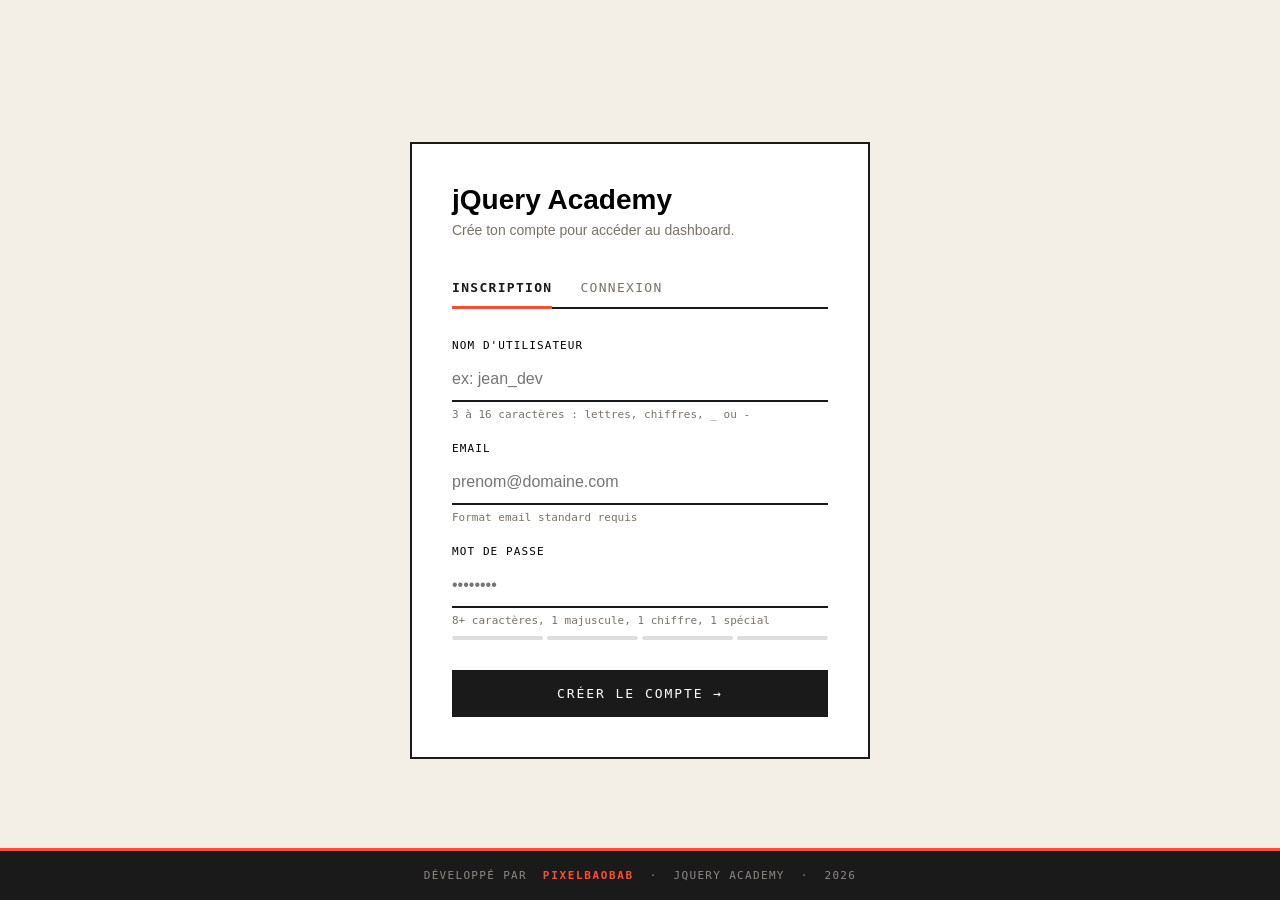
<file: projet/bloc1-starter.html>
<!DOCTYPE html>
<html lang="fr">

<head>
    <meta charset="UTF-8">
    <meta name="viewport" content="width=device-width, initial-scale=1.0">
    <title>BLOC 1 — Authentification & Regex</title>

    <script src="https://code.jquery.com/jquery-3.7.1.min.js"></script>

    <style>
        /* ============================================================
   BASE — fourni, ne pas modifier
============================================================ */
        * {
            margin: 0;
            padding: 0;
            box-sizing: border-box;
        }

        body {
            font-family: Arial, sans-serif;
            background: #f4efe6;
            min-height: 100vh;
            display: flex;
            align-items: center;
            justify-content: center;
        }

        .auth-box {
            background: white;
            border: 2px solid #1a1a1a;
            padding: 40px;
            width: 460px;
        }

        .auth-box h1 {
            font-size: 28px;
            margin-bottom: 6px;
        }

        .auth-box .sub {
            color: #7a7268;
            font-size: 14px;
            margin-bottom: 30px;
        }

        /* Tabs */
        .tabs {
            display: flex;
            gap: 0;
            margin-bottom: 30px;
            border-bottom: 2px solid #1a1a1a;
        }

        .tab {
            padding: 12px 0;
            margin-right: 28px;
            font-family: monospace;
            font-size: 13px;
            text-transform: uppercase;
            letter-spacing: 0.1em;
            cursor: pointer;
            background: none;
            border: none;
            color: #7a7268;
            position: relative;
        }

        .tab.active {
            color: #1a1a1a;
            font-weight: bold;
        }

        .tab.active::after {
            content: "";
            position: absolute;
            bottom: -2px;
            left: 0;
            right: 0;
            height: 3px;
            background: #ff4d2e;
        }

        /* Champs */
        .field {
            margin-bottom: 20px;
        }

        .field label {
            display: block;
            font-family: monospace;
            font-size: 11px;
            text-transform: uppercase;
            letter-spacing: 0.1em;
            margin-bottom: 6px;
        }

        .field input {
            width: 100%;
            padding: 12px 0;
            border: none;
            border-bottom: 2px solid #1a1a1a;
            background: transparent;
            font-size: 16px;
            outline: none;
            transition: border-color 0.2s;
        }

        .field input:focus {
            border-bottom-color: #2d5fff;
        }

        .field .hint {
            margin-top: 6px;
            font-family: monospace;
            font-size: 11px;
            color: #7a7268;
            min-height: 14px;
        }

        /* États de validation */
        .field.error input {
            border-bottom-color: #ff4d2e;
        }

        .field.error .hint {
            color: #ff4d2e;
            font-weight: bold;
        }

        .field.ok input {
            border-bottom-color: #1aa179;
        }

        .field.ok .hint {
            color: #1aa179;
            font-weight: bold;
        }

        .field.ok .hint::before {
            content: "✓ ";
        }

        /* Jauge mot de passe */
        .strength {
            display: flex;
            gap: 4px;
            margin-top: 8px;
        }

        .strength span {
            flex: 1;
            height: 4px;
            background: #ddd;
            border-radius: 2px;
            transition: background 0.3s;
        }

        .strength span.faible {
            background: #ff4d2e;
        }

        .strength span.moyen {
            background: #ffd23f;
        }

        .strength span.fort {
            background: #1aa179;
        }

        /* Bouton */
        .submit-btn {
            width: 100%;
            padding: 16px;
            background: #1a1a1a;
            color: white;
            border: none;
            font-family: monospace;
            font-size: 13px;
            text-transform: uppercase;
            letter-spacing: 0.15em;
            cursor: pointer;
            margin-top: 10px;
            transition: background 0.2s, transform 0.15s;
        }

        .submit-btn:hover {
            background: #ff4d2e;
        }

        .submit-btn.shake {
            animation: shake 0.4s;
        }

        @keyframes shake {

            0%,
            100% {
                transform: translateX(0);
            }

            25% {
                transform: translateX(-8px);
            }

            75% {
                transform: translateX(8px);
            }
        }

        /* Flash message */
        .flash {
            margin-top: 16px;
            padding: 12px 16px;
            font-family: monospace;
            font-size: 12px;
            border-left: 4px solid;
            display: none;
        }

        .flash.ok {
            background: rgba(26, 161, 121, 0.1);
            border-color: #1aa179;
            color: #1aa179;
        }

        .flash.err {
            background: rgba(255, 77, 46, 0.1);
            border-color: #ff4d2e;
            color: #ff4d2e;
        }

        /* Page de bienvenue (cachée au départ) */
        #welcome {
            text-align: center;
            display: none;
        }

        #welcome h2 {
            font-size: 36px;
            margin-bottom: 12px;
        }

        #welcome p {
            color: #7a7268;
            margin-bottom: 24px;
        }

        #welcome .logout {
            padding: 10px 24px;
            background: #1a1a1a;
            color: white;
            border: none;
            font-family: monospace;
            cursor: pointer;
        }
    </style>
</head>

<body>

    <!-- ============================================================
     ZONE D'AUTHENTIFICATION
============================================================ -->
    <div id="authBox" class="auth-box">

        <h1>jQuery Academy</h1>
        <p class="sub">Crée ton compte pour accéder au dashboard.</p>

        <!-- TABS -->
        <div class="tabs">
            <button class="tab active" data-form="signupForm">Inscription</button>
            <button class="tab" data-form="loginForm">Connexion</button>
        </div>


        <!-- ==============================
         FORMULAIRE INSCRIPTION
    ============================== -->
        <div id="signupForm">

            <!-- Champ username -->
            <div class="field" id="f-username">
                <label for="signup-username">Nom d'utilisateur</label>
                <input type="text" id="signup-username" placeholder="ex: jean_dev" autocomplete="off">
                <div class="hint">3 à 16 caractères : lettres, chiffres, _ ou -</div>
            </div>

            <!-- Champ email -->
            <div class="field" id="f-email">
                <label for="signup-email">Email</label>
                <input type="email" id="signup-email" placeholder="prenom@domaine.com" autocomplete="off">
                <div class="hint">Format email standard requis</div>
            </div>

            <!-- Champ password -->
            <div class="field" id="f-password">
                <label for="signup-password">Mot de passe</label>
                <input type="password" id="signup-password" placeholder="••••••••" autocomplete="off">
                <div class="hint">8+ caractères, 1 majuscule, 1 chiffre, 1 spécial</div>
                <!-- Jauge de force -->
                <div class="strength">
                    <span></span>
                    <span></span>
                    <span></span>
                    <span></span>
                </div>
            </div>

            <button class="submit-btn" id="signupBtn">Créer le compte →</button>

            <div class="flash" id="signupFlash"></div>

        </div>


        <!-- ==============================
         FORMULAIRE CONNEXION
    ============================== -->
        <div id="loginForm" style="display:none">

            <div class="field" id="f-login-email">
                <label for="login-email">Email</label>
                <input type="email" id="login-email" placeholder="prenom@domaine.com" autocomplete="off">
                <div class="hint">&nbsp;</div>
            </div>

            <div class="field" id="f-login-password">
                <label for="login-password">Mot de passe</label>
                <input type="password" id="login-password" placeholder="••••••••" autocomplete="off">
                <div class="hint">&nbsp;</div>
            </div>

            <button class="submit-btn" id="loginBtn">Se connecter →</button>

            <div class="flash" id="loginFlash"></div>

        </div>

    </div>


    <!-- ============================================================
     PAGE D'ACCUEIL (après connexion)
============================================================ -->
    <div id="welcome" class="auth-box">
        <h2>Bienvenue 🎉</h2>
        <p id="welcomeMsg">Connexion réussie !</p>
        <button class="logout" id="logoutBtn">Se déconnecter</button>
    </div>


    <script>
        /* ============================================================
           ÉTAT GLOBAL (stocke le compte inscrit en mémoire)
        ============================================================ */
        let registeredUser = null; // { username, email, password }
        let isLoggedIn = false;


        /* ============================================================
           REGEX — à compléter !
           Référence MDN : https://developer.mozilla.org/fr/docs/Web/JavaScript/Guide/Regular_expressions
        ============================================================ */
        const REGEX = {

            // TODO 1 — Regex username
            // Règle : entre 3 et 16 caractères
            //         uniquement lettres (a-z, A-Z), chiffres, underscore _ ou tiret -
            // Indice : ^ = début, $ = fin, [groupe]{min,max}
            username: /[a-zA-Z0-9_-]{3,16}$/,

            // TODO 2 — Regex email
            // Règle : qqch @ qqch . qqch (au moins 2 lettres pour le domaine)
            // Indice : \. pour un vrai point, + = un ou plusieurs, {2,} = au moins 2
            email: /\w+@\w+\.\w{2,}+/,

            // TODO 3 — Regex password (la plus complexe !)
            // Règle : 8 caractères minimum
            //         au moins 1 minuscule, 1 majuscule, 1 chiffre, 1 caractère spécial
            // Indice : (?=...) = lookahead positif (vérifie sans consommer)
            //          (?=.*[A-Z]) = doit contenir au moins une majuscule quelque part
            password: /((?=.*[A-Z])(?=.*[a-z])(?=.*[0-9])(?=.*[!@#$%^&*()_\-+=\[\]{};:'",.<>\/?\\|`~]).{8,})/,

        };


        /* ============================================================
           TABS — basculer entre Inscription et Connexion
        ============================================================ */

        // TODO 4 — Au clic sur un .tab :
        //   1. Retirer la classe "active" de tous les .tab
        //   2. Ajouter "active" sur $(this)
        //   3. Lire l'attribut data-form avec $(this).data("form")
        //   4. Cacher tous les formulaires, afficher le bon avec fadeIn(300)

        $(".tab").on("click", function () {

            // Ton code ici ↓
            $(".tab").removeClass("active");
            $(this).addClass("avtive");
            let target = $(this).data("form");
            $("#signupForm, #loginForm").hide();
            $("#" + target),fadeIn(300);
            $(".flash").slideUp(200);
        });


        /* ============================================================
           VALIDATION TEMPS RÉEL — username
        ============================================================ */

        // TODO 5 — Sur l'événement "keyup" de #signup-username :
        //   - Récupérer la valeur avec .val()
        //   - Tester avec REGEX.username.test(valeur)
        //   - Si valide → ajouter classe "ok" sur #f-username, message positif dans .hint
        //   - Si invalide → ajouter classe "error", message d'erreur précis dans .hint
        //   - Penser à .removeClass("ok error") au début pour reset l'état précédent

        $("#signup-username").on("keyup", function () {
            // Ton code ici ↓
            $(keyup)
            $("#signup-username").val()
            REGEX.username.test(val)

        });


        /* ============================================================
           VALIDATION TEMPS RÉEL — email
        ============================================================ */

        // TODO 6 — Même logique que le username, pour #signup-email
        //           Tester avec REGEX.email.test(valeur)

        $("#signup-email").on("keyup", function () {

            // Ton code ici ↓

        });


        /* ============================================================
           VALIDATION TEMPS RÉEL — password + jauge de force
        ============================================================ */

        // TODO 7 — Sur "keyup" de #signup-password :
        //   a) Calculer un score de 0 à 4 :
        //      +1 si longueur >= 8
        //      +1 si contient minuscule ET majuscule
        //      +1 si contient un chiffre
        //      +1 si contient un caractère spécial
        //
        //   b) Mettre à jour la jauge .strength span :
        //      Utilise .each(function(i){...}) pour boucler sur les 4 spans
        //      Si i < score → ajouter la bonne classe (faible / moyen / fort)
        //      Sinon retirer toutes les classes
        //
        //   c) Valider ou invalider le champ avec REGEX.password.test(valeur)

        $("#signup-password").on("keyup", function () {

            // Ton code ici ↓

        });


        /* ============================================================
           BOUTON INSCRIPTION
        ============================================================ */

        // TODO 8 — Au clic sur #signupBtn :
        //   1. Lire les 3 valeurs (username, email, password)
        //   2. Tester les 3 regex
        //   3. Si erreurs → collecter dans un tableau, shake sur le bouton,
        //      afficher dans #signupFlash (classe "err") avec .slideDown(300)
        //   4. Si tout OK → stocker dans registeredUser = { username, email, password }
        //      Afficher message succès dans #signupFlash (classe "ok")
        //      Après 800ms, appeler doLogin()

        $("#signupBtn").on("click", function () {

            // Ton code ici ↓

        });


        /* ============================================================
           BOUTON CONNEXION
        ============================================================ */

        // TODO 9 — Au clic sur #loginBtn :
        //   1. Vérifier que registeredUser existe (sinon → message "inscris-toi d'abord")
        //   2. Vérifier que l'email est valide (REGEX.email)
        //   3. Comparer email + password avec registeredUser.email / .password
        //   4. Si OK → appeler doLogin()
        //   5. Sinon → shake + flash "err"

        $("#loginBtn").on("click", function () {

            // Ton code ici ↓

        });


        /* ============================================================
           CONNEXION / DÉCONNEXION — logique fournie, ne pas modifier
        ============================================================ */
        function doLogin() {
            $("#authBox").fadeOut(400, function () {
                const msg = "Bienvenue <strong>" + registeredUser.username + "</strong> ! Tu es connecté·e.";
                $("#welcomeMsg").html(msg);
                $("#welcome").fadeIn(400);
            });
        }

        $("#logoutBtn").on("click", function () {
            $("#welcome").fadeOut(400, function () {
                $("#login-email, #login-password").val("");
                $(".flash").hide();
                $(".tab").first().trigger("click"); // reset sur l'onglet inscription
                $("#authBox").fadeIn(400);
            });
        });

    </script>

    <!-- ============================================================
     FOOTER PIXELBAOBAB
============================================================ -->
    <footer style="
    position: fixed;
    bottom: 0;
    left: 0;
    right: 0;
    padding: 18px 30px;
    background: #1a1a1a;
    color: rgba(255,250,240,0.5);
    text-align: center;
    font-family: monospace;
    font-size: 11px;
    letter-spacing: 0.12em;
    text-transform: uppercase;
    border-top: 3px solid #ff4d2e;
">
        Développé par&nbsp;
        <a href="https://www.pixelbaobab.com" target="_blank" rel="noopener" style="
           color: #ff4d2e;
           text-decoration: none;
           font-weight: bold;
           letter-spacing: 0.15em;
           transition: opacity 0.2s;
       " onmouseover="this.style.opacity='0.7'" onmouseout="this.style.opacity='1'">PixelBaobab</a>
        &nbsp;·&nbsp; jQuery Academy &nbsp;·&nbsp; 2026
    </footer>

</body>

</html>
</file>
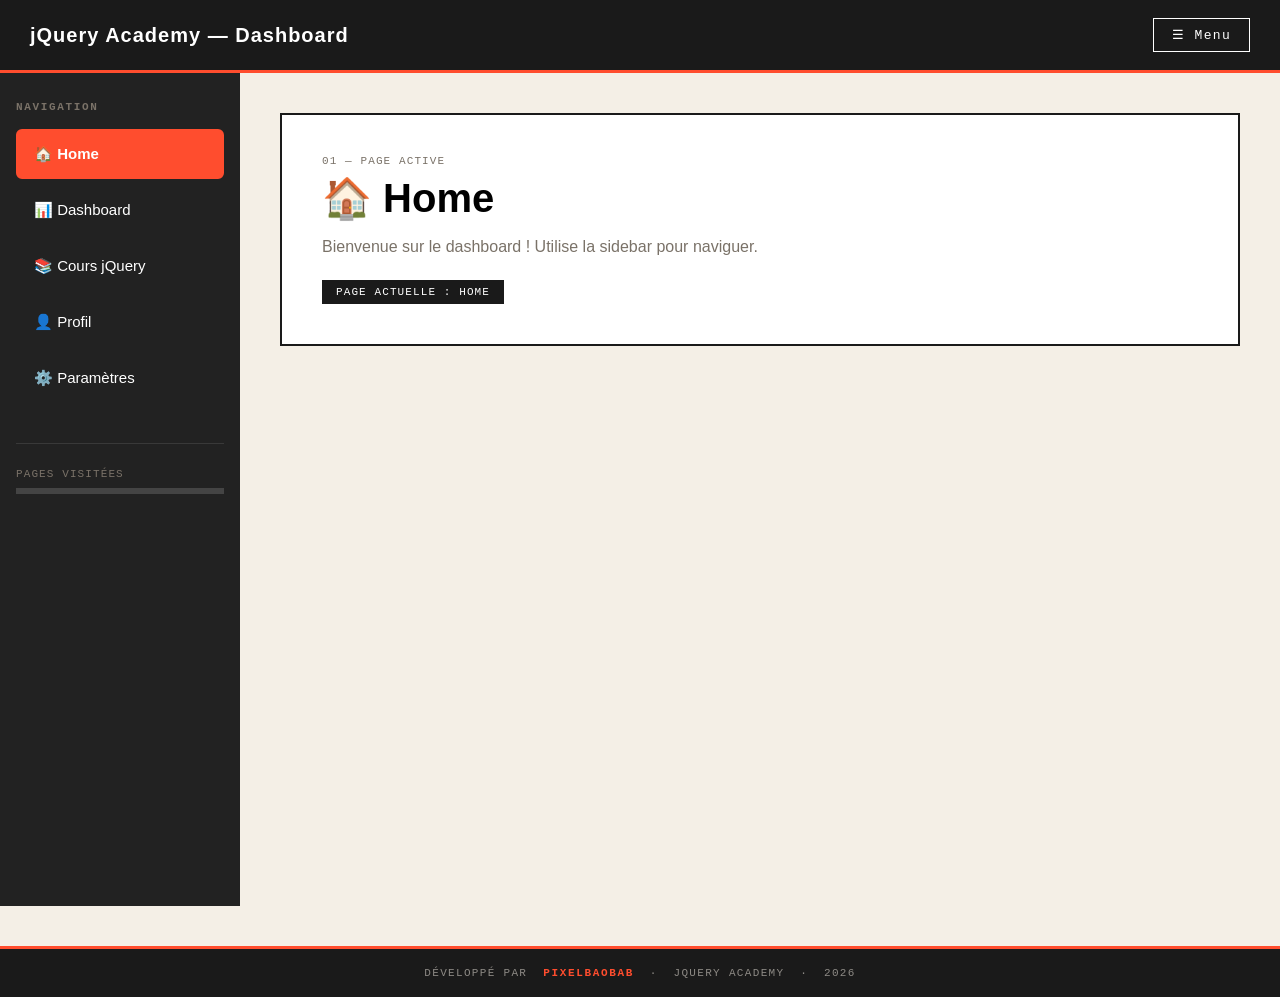
<file: projet/bloc2-starter.html>
<!DOCTYPE html>
<html lang="fr">
<head>
<meta charset="UTF-8">
<meta name="viewport" content="width=device-width, initial-scale=1.0">
<title>BLOC 2 — Navbar & Navigation jQuery</title>

<script src="https://code.jquery.com/jquery-3.7.1.min.js"></script>

<style>
/* ============================================================
   BASE — fourni, ne pas modifier
============================================================ */
* { margin:0; padding:0; box-sizing:border-box; }
body { font-family: Arial, sans-serif; background: #f4efe6; }

/* Header */
.app-header {
    background: #1a1a1a;
    color: white;
    padding: 18px 30px;
    display: flex;
    justify-content: space-between;
    align-items: center;
    border-bottom: 3px solid #ff4d2e;
}
.app-header h1 { font-size: 20px; letter-spacing: 0.05em; }

.menu-btn {
    padding: 8px 18px;
    background: transparent;
    border: 1px solid white;
    color: white;
    font-family: monospace;
    font-size: 13px;
    letter-spacing: 0.1em;
    cursor: pointer;
    transition: background 0.2s;
}
.menu-btn:hover { background: #ff4d2e; border-color: #ff4d2e; }

/* Layout */
.container { display: flex; min-height: calc(100vh - 67px); }

/* Sidebar */
.sidebar {
    width: 240px;
    background: #222;
    color: white;
    padding: 28px 16px;
    flex-shrink: 0;
}
.sidebar h3 {
    font-family: monospace;
    font-size: 11px;
    text-transform: uppercase;
    letter-spacing: 0.15em;
    color: #7a7268;
    margin-bottom: 16px;
}
.sidebar ul { list-style: none; }

.navLink {
    padding: 14px 16px;
    margin-bottom: 6px;
    cursor: pointer;
    border-radius: 6px;
    font-size: 15px;
    display: flex;
    align-items: center;
    gap: 12px;
    border: 2px solid transparent;
    transition: all 0.25s;
}
.navLink:hover { background: #333; transform: translateX(4px); }
.navLink.activeNav { background: #ff4d2e; border-color: #ff4d2e; font-weight: bold; }

/* Barre de progression sidebar */
.progress-section {
    margin-top: 40px;
    padding-top: 24px;
    border-top: 1px solid rgba(255,255,255,0.1);
}
.progress-section .label {
    font-family: monospace;
    font-size: 11px;
    color: #7a7268;
    text-transform: uppercase;
    letter-spacing: 0.1em;
    margin-bottom: 8px;
}
.progress-track {
    height: 6px;
    background: #444;
}
.progress-fill {
    height: 100%;
    background: #ff4d2e;
    width: 0%;
    transition: width 0.5s;
}

/* Main */
main { flex: 1; padding: 40px; }

/* Pages */
.page { display: none; }
.activePage { display: block; }

.page-content {
    background: white;
    border: 2px solid #1a1a1a;
    padding: 40px;
}
.page-content h2 { font-size: 40px; margin-bottom: 8px; }
.page-content .num {
    font-family: monospace;
    font-size: 11px;
    color: #7a7268;
    text-transform: uppercase;
    letter-spacing: 0.1em;
    margin-bottom: 8px;
}
.page-content p { color: #7a7268; margin-top: 12px; line-height: 1.6; }

/* Badge page active */
.badge {
    display: inline-block;
    margin-top: 20px;
    padding: 6px 14px;
    background: #1a1a1a;
    color: white;
    font-family: monospace;
    font-size: 11px;
    text-transform: uppercase;
    letter-spacing: 0.1em;
}

/* Notification toast */
#toast {
    position: fixed;
    bottom: 30px;
    right: 30px;
    background: #1a1a1a;
    color: white;
    padding: 14px 20px;
    font-family: monospace;
    font-size: 13px;
    border-left: 4px solid #ff4d2e;
    display: none;
    z-index: 999;
}
</style>
</head>
<body>

<!-- ============================================================
     HEADER
============================================================ -->
<header class="app-header">
    <h1>jQuery Academy — Dashboard</h1>
    <button class="menu-btn" id="toggleMenu">☰ Menu</button>
</header>


<div class="container">

    <!-- ============================================================
         SIDEBAR
    ============================================================ -->
    <aside class="sidebar" id="sidebar">

        <h3>Navigation</h3>

        <ul>
            <!-- data-page relie chaque lien à une section -->
            <li class="navLink activeNav" data-page="homePage">
                🏠 Home
            </li>
            <li class="navLink" data-page="dashboardPage">
                📊 Dashboard
            </li>
            <li class="navLink" data-page="coursePage">
                📚 Cours jQuery
            </li>
            <li class="navLink" data-page="profilePage">
                👤 Profil
            </li>
            <li class="navLink" data-page="settingsPage">
                ⚙️ Paramètres
            </li>
        </ul>

        <!-- Barre de progression (bonus) -->
        <div class="progress-section">
            <div class="label">Pages visitées</div>
            <div class="progress-track">
                <div class="progress-fill" id="progressFill"></div>
            </div>
        </div>

    </aside>


    <!-- ============================================================
         CONTENU PRINCIPAL
    ============================================================ -->
    <main>

        <!-- Home -->
        <section id="homePage" class="page activePage">
            <div class="page-content">
                <div class="num">01 — Page active</div>
                <h2>🏠 Home</h2>
                <p>Bienvenue sur le dashboard ! Utilise la sidebar pour naviguer.</p>
                <div class="badge">Page actuelle : Home</div>
            </div>
        </section>

        <!-- Dashboard -->
        <section id="dashboardPage" class="page">
            <div class="page-content">
                <div class="num">02 — Page active</div>
                <h2>📊 Dashboard</h2>
                <p>Contenu du tableau de bord.</p>
                <div class="badge">Page actuelle : Dashboard</div>
            </div>
        </section>

        <!-- Cours -->
        <section id="coursePage" class="page">
            <div class="page-content">
                <div class="num">03 — Page active</div>
                <h2>📚 Cours jQuery</h2>
                <p>Le cours interactif jQuery.</p>
                <div class="badge">Page actuelle : Cours jQuery</div>
            </div>
        </section>

        <!-- Profil -->
        <section id="profilePage" class="page">
            <div class="page-content">
                <div class="num">04 — Page active</div>
                <h2>👤 Profil</h2>
                <p>Informations du compte.</p>
                <div class="badge">Page actuelle : Profil</div>
            </div>
        </section>

        <!-- Paramètres -->
        <section id="settingsPage" class="page">
            <div class="page-content">
                <div class="num">05 — Page active</div>
                <h2>⚙️ Paramètres</h2>
                <p>Configuration de l'application.</p>
                <div class="badge">Page actuelle : Paramètres</div>
            </div>
        </section>

    </main>

</div>

<!-- Toast notification -->
<div id="toast"></div>


<script>
/* ============================================================
   SUIVI des pages visitées (utilisé pour la barre de progression)
============================================================ */
const visitedPages = new Set(["homePage"]); // Home visitée par défaut


/* ============================================================
   TODO 1 — Navigation par clic sur .navLink
   ─────────────────────────────────────────
   Quand on clique sur un lien de la sidebar :

   ÉTAPE A — Gérer l'état actif du lien cliqué
     → Retirer "activeNav" de tous les .navLink
     → Ajouter "activeNav" sur $(this)


   ÉTAPE B — Récupérer l'ID de la page à afficher
     → Utiliser $(this).data("page") pour lire data-page="..."

   ÉTAPE C — Cacher toutes les sections .page
     → Utiliser .hide() (ou .removeClass("activePage"))

   ÉTAPE D — Afficher la bonne section
     → Sélectionner avec $("#" + page)
     → Utiliser .fadeIn(400) pour l'animation
     → Ajouter la classe "activePage"

   ÉTAPE E — Afficher un toast de notification
     → Mettre le nom de la page dans #toast
     → .show() puis .delay(1800).fadeOut(400)

   BONUS — Mettre à jour la barre de progression
     → Ajouter l'ID de la page dans visitedPages (Set)
     → Calculer le % : visitedPages.size / 5 * 100
     → Animer #progressFill avec .animate({width: pct+"%"}, 400)
============================================================ */

$(".navLink").on("click", function() {

    // Ton code ici ↓
        /*Active le lien*/
      $(".navLink").removeClass("activeNav");
      $(this).addClass("activeNav");

      /*Récupère la page*/
       let page = $(this).data("page");

      /*Cache toutes les pages*/
      $(".page").removeClass("activePage").hide();

      /*Affiche la page cliquée*/
        $("#" + page)
          .fadeIn(400)

          .addClass("activePage");

        // 1. Récupérer le nom de la page (titre de l'onglet) 
    // 2. Injecter le texte et afficher le toast
        $('#toast')
        .text(`Page actuelle : ${page}`)
        .fadeIn(400)                     // Affiche le toast en fondu
        .delay(1800)                    // Patiente 3 secondes
        .fadeOut(400);                  // Masque le toast en fondu

        //Ajouter l'ID de la page dans visitedPages (Set)
        visitedPages.add(page);
        //Calculer le % : visitedPages.size / 5 * 100
        let pct = visitedPages.size / 5 * 100;
       //Animer #progressFill avec .animate({width: pct+"%"}, 400)
       $('#progressFill').animate({width: pct+"%"}, 400);
});


/* ============================================================
   TODO 2 — Bouton ☰ Menu : afficher/cacher la sidebar
   ─────────────────────────────────────────────────────
   Au clic sur #toggleMenu :
     → Utiliser .animate({ width: "toggle" }, 400) sur #sidebar
     Ou alternativement :
     → Tester si la sidebar est visible avec .is(":visible")
     → Si visible → .slideUp() / si cachée → .slideDown()
     (Note : avec display:flex sur .container, préférer
      animate width ou toggleClass avec overflow:hidden)
============================================================ */

$("#toggleMenu").on("click", function() {

    // Ton code ici ↓
    $("#sidebar").animate(
       {
        width: "toggle",
       }, 
       500, 
    );
});

</script>

<!-- ============================================================
     FOOTER PIXELBAOBAB
============================================================ -->
<footer style="
    margin-top: 40px;
    padding: 18px 30px;
    background: #1a1a1a;
    color: rgba(255,250,240,0.5);
    text-align: center;
    font-family: monospace;
    font-size: 11px;
    letter-spacing: 0.12em;
    text-transform: uppercase;
    border-top: 3px solid #ff4d2e;
">
    D&#233;velopp&#233; par&nbsp;
    <a href="https://www.pixelbaobab.com"
       target="_blank"
       rel="noopener"
       style="
           color: #ff4d2e;
           text-decoration: none;
           font-weight: bold;
           letter-spacing: 0.15em;
           transition: opacity 0.2s;
       "
       onmouseover="this.style.opacity='0.7'"
       onmouseout="this.style.opacity='1'"
    >PixelBaobab</a>
    &nbsp;&middot;&nbsp; jQuery Academy &nbsp;&middot;&nbsp; 2026
</footer>

</body>
</html>
</file>
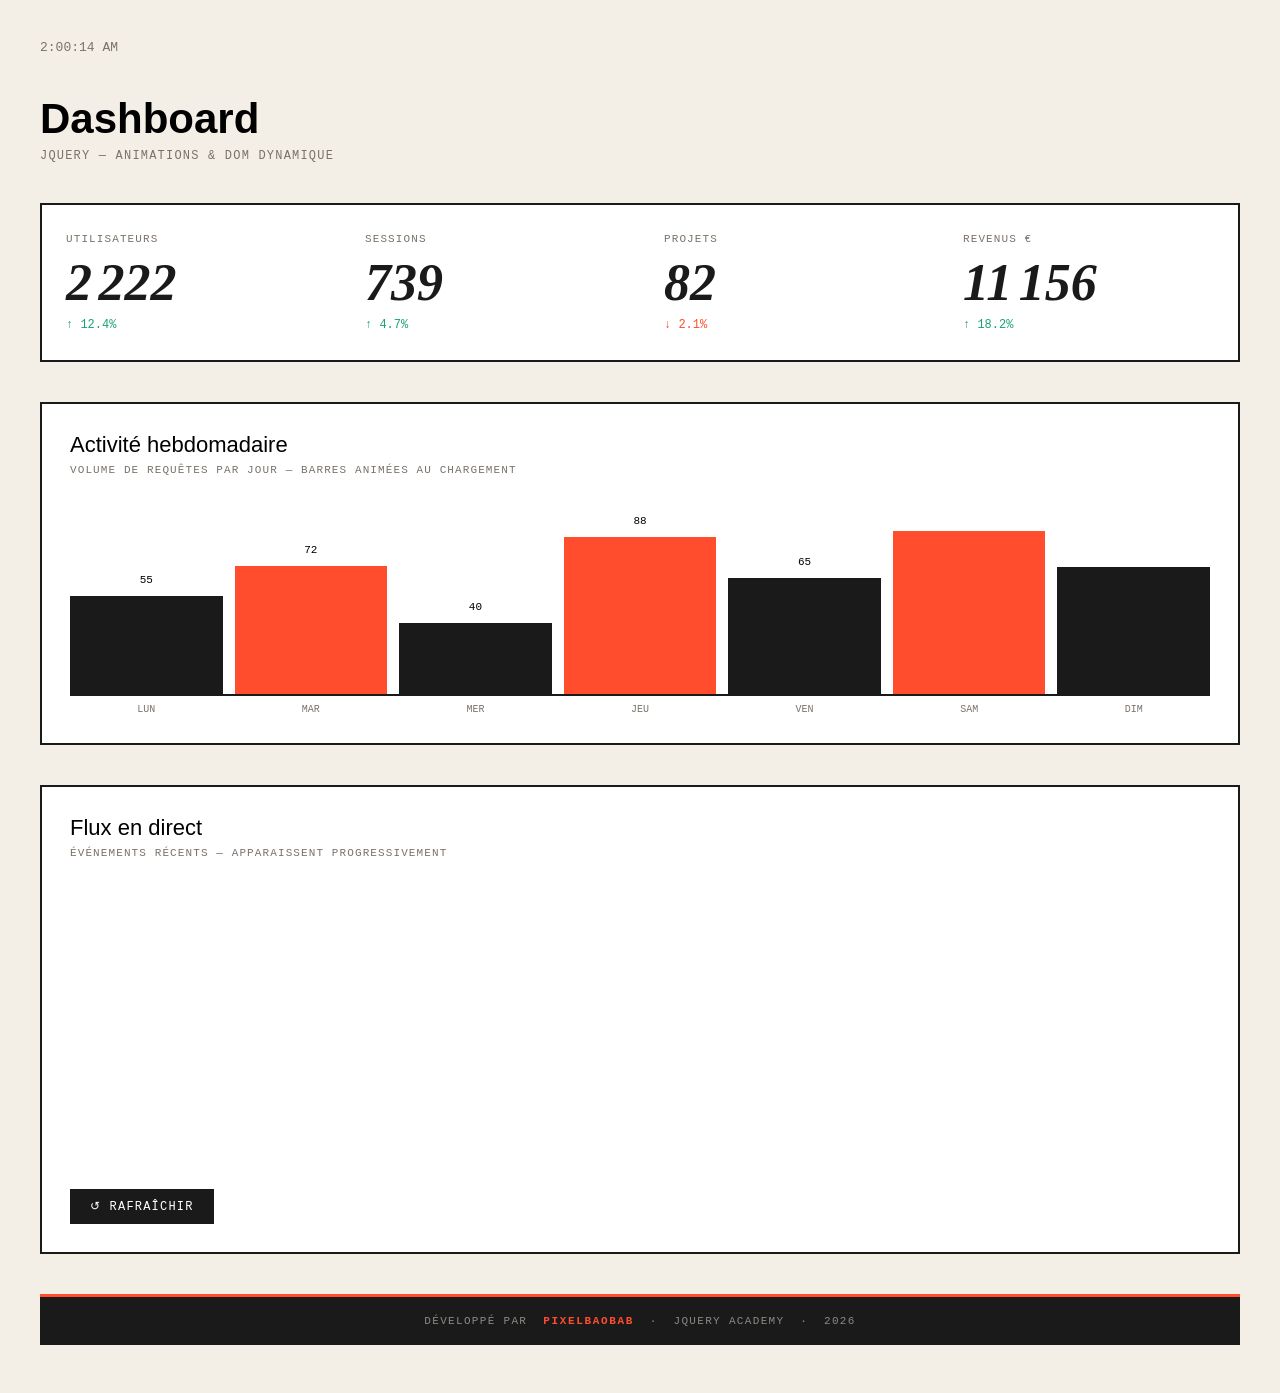
<file: projet/bloc3-starter.html>
<!DOCTYPE html>
<html lang="fr">
<head>
<meta charset="UTF-8">
<meta name="viewport" content="width=device-width, initial-scale=1.0">
<title>BLOC 3 — Dashboard Animé jQuery</title>

<script src="https://code.jquery.com/jquery-3.7.1.min.js"></script>

<style>
/* ============================================================
   BASE — fourni, ne pas modifier
============================================================ */
* { margin:0; padding:0; box-sizing:border-box; }
body { font-family: Arial, sans-serif; background: #f4efe6; padding: 40px; }

h1 {
    font-size: 42px;
    margin-bottom: 6px;
}
.sub {
    font-family: monospace;
    font-size: 12px;
    color: #7a7268;
    text-transform: uppercase;
    letter-spacing: 0.1em;
    margin-bottom: 40px;
}

/* Grille de stats */
.stats {
    display: grid;
    grid-template-columns: repeat(4, 1fr);
    gap: 0;
    border: 2px solid #1a1a1a;
    margin-bottom: 40px;
    background: #1a1a1a;
}
.statBox {
    background: white;
    padding: 28px 24px;
}
.statBox .label {
    font-family: monospace;
    font-size: 11px;
    text-transform: uppercase;
    letter-spacing: 0.1em;
    color: #7a7268;
}
.statBox .num {
    font-size: 52px;
    font-weight: 800;
    font-style: italic;
    margin: 8px 0 6px;
    color: #1a1a1a;
    font-family: Georgia, serif;
}
.statBox .delta {
    font-family: monospace;
    font-size: 12px;
}
.delta.up   { color: #1aa179; }
.delta.down { color: #ff4d2e; }

/* Section graphique en barres */
.section-title {
    font-size: 22px;
    margin-bottom: 6px;
}
.section-sub {
    font-family: monospace;
    font-size: 11px;
    color: #7a7268;
    text-transform: uppercase;
    letter-spacing: 0.1em;
    margin-bottom: 20px;
}

.bar-chart-wrap {
    background: white;
    border: 2px solid #1a1a1a;
    padding: 28px;
    margin-bottom: 40px;
}
.bars {
    display: flex;
    align-items: flex-end;
    gap: 12px;
    height: 200px;
    border-bottom: 2px solid #1a1a1a;
    padding-top: 20px;
}
.bar {
    flex: 1;
    background: #1a1a1a;
    position: relative;
    cursor: pointer;
    transition: opacity 0.2s;
    /* IMPORTANT : la hauteur sera mise à 0% puis animée par jQuery */
    height: 0%;
}
.bar:nth-child(even)     { background: #ff4d2e; }
.bar:hover               { opacity: 0.7; }
.bar .val {
    position: absolute;
    top: -22px; left: 50%;
    transform: translateX(-50%);
    font-family: monospace;
    font-size: 11px;
}
.bars-labels {
    display: flex;
    gap: 12px;
    margin-top: 8px;
}
.bars-labels span {
    flex: 1;
    text-align: center;
    font-family: monospace;
    font-size: 10px;
    color: #7a7268;
}

/* Flux en direct */
.feed-wrap {
    background: white;
    border: 2px solid #1a1a1a;
    padding: 28px;
    margin-bottom: 40px;
}
.feed-item {
    display: flex;
    gap: 14px;
    padding: 14px 0;
    border-bottom: 1px dashed rgba(26,26,26,0.2);
    font-size: 14px;
    /* Sera animé au chargement */
    opacity: 0;
}
.feed-item:last-child { border: none; }
.feed-item .dot {
    width: 10px; height: 10px; border-radius: 50%;
    background: #2d5fff;
    margin-top: 5px;
    flex-shrink: 0;
}
.feed-item .when {
    display: block;
    font-family: monospace;
    font-size: 11px;
    color: #7a7268;
    margin-top: 2px;
}

/* Bouton refresh */
.refresh-btn {
    padding: 10px 20px;
    background: #1a1a1a;
    color: white;
    border: none;
    font-family: monospace;
    font-size: 12px;
    text-transform: uppercase;
    letter-spacing: 0.1em;
    cursor: pointer;
    margin-top: 16px;
    transition: background 0.2s;
}
.refresh-btn:hover { background: #ff4d2e; }
.refresh-btn.spinning { animation: spin 0.6s linear; }
@keyframes spin {
    from { transform: rotate(0deg); }
    to   { transform: rotate(360deg); }
}

/* Horloge */
#clock {
    font-family: monospace;
    font-size: 13px;
    color: #7a7268;
    margin-bottom: 40px;
}
</style>
</head>
<body>

<div id="clock">⏱ Dernière mise à jour : --:--</div>

<h1>Dashboard</h1>
<div class="sub">jQuery — Animations & DOM dynamique</div>


<!-- ============================================================
     SECTION 1 : COMPTEURS ANIMÉS
============================================================ -->
<div class="stats">

    <div class="statBox">
        <div class="label">Utilisateurs</div>
        <!-- data-target = la valeur cible du compteur -->
        <div class="num counter" data-target="2540">0</div>
        <div class="delta up">↑ 12.4%</div>
    </div>

    <div class="statBox">
        <div class="label">Sessions</div>
        <div class="num counter" data-target="847">0</div>
        <div class="delta up">↑ 4.7%</div>
    </div>

    <div class="statBox">
        <div class="label">Projets</div>
        <div class="num counter" data-target="95">0</div>
        <div class="delta down">↓ 2.1%</div>
    </div>

    <div class="statBox">
        <div class="label">Revenus €</div>
        <div class="num counter" data-target="12780">0</div>
        <div class="delta up">↑ 18.2%</div>
    </div>

</div>


<!-- ============================================================
     SECTION 2 : GRAPHIQUE EN BARRES
============================================================ -->
<div class="bar-chart-wrap">

    <div class="section-title">Activité hebdomadaire</div>
    <div class="section-sub">Volume de requêtes par jour — barres animées au chargement</div>

    <div class="bars" id="barChart">
        <!-- data-h = hauteur en % de chaque barre -->
        <div class="bar" data-h="55"><span class="val">55</span></div>
        <div class="bar" data-h="72"><span class="val">72</span></div>
        <div class="bar" data-h="40"><span class="val">40</span></div>
        <div class="bar" data-h="88"><span class="val">88</span></div>
        <div class="bar" data-h="65"><span class="val">65</span></div>
        <div class="bar" data-h="92"><span class="val">92</span></div>
        <div class="bar" data-h="78"><span class="val">78</span></div>
    </div>

    <div class="bars-labels">
        <span>LUN</span><span>MAR</span><span>MER</span>
        <span>JEU</span><span>VEN</span><span>SAM</span><span>DIM</span>
    </div>

</div>


<!-- ============================================================
     SECTION 3 : FLUX D'ACTIVITÉ (apparition échelonnée)
============================================================ -->
<div class="feed-wrap">

    <div class="section-title">Flux en direct</div>
    <div class="section-sub">Événements récents — apparaissent progressivement</div>

    <div id="liveFeed">

        <div class="feed-item">
            <div class="dot"></div>
            <div>Nouvel utilisateur inscrit <span class="when">il y a 2 min</span></div>
        </div>

        <div class="feed-item">
            <div class="dot"></div>
            <div>Mise à jour du cours jQuery <span class="when">il y a 8 min</span></div>
        </div>

        <div class="feed-item">
            <div class="dot"></div>
            <div>Quiz complété par 5 étudiants <span class="when">il y a 14 min</span></div>
        </div>

        <div class="feed-item">
            <div class="dot"></div>
            <div>Démo "chaining" vue 23 fois <span class="when">il y a 32 min</span></div>
        </div>

        <div class="feed-item">
            <div class="dot"></div>
            <div>Nouveau projet soumis <span class="when">il y a 1h</span></div>
        </div>

    </div>

    <button class="refresh-btn" id="refreshFeed">↺ Rafraîchir</button>

</div>


<script>
/* ============================================================
   TODO 1 — Horloge : afficher l'heure actuelle dans #clock
   ──────────────────────────────────────────────────────────
   - Créer une fonction updateClock() qui :
       → Crée un new Date()
       → Formate l'heure avec .toLocaleTimeString("fr-FR", { hour:"2-digit", minute:"2-digit" })
       → Met à jour le texte de #clock avec .text()
   - Appeler updateClock() une première fois immédiatement
   - Utiliser setInterval() pour rappeler toutes les 60 000ms
============================================================ */

// Ton code ici ↓
function updateClock(){
        var dateActuelle = new Date();
        var heureActuelle = dateActuelle.toLocaleTimeString({ hour:"2-digit", minute:"2-digit" });
        $("#clock").text(heureActuelle);
}
updateClock();

// 2. Mise à jour toutes les 1000 millisecondes (1 seconde)
setInterval(updateClock, 1000);

/* ============================================================
   TODO 2 — Compteurs animés avec $().animate()
   ─────────────────────────────────────────────
   - Utiliser .each() pour boucler sur tous les .counter
   - Pour chaque compteur :
       → Lire la valeur cible avec $(this).data("target")
       → Stocker $(this) dans une variable (ex: let $el = $(this))
       → Utiliser cette technique jQuery :
           $({ n: 0 }).animate({ n: target }, {
               duration: 1500,
               easing: "swing",
               step: function() {
                   $el.text( Math.floor(this.n).toLocaleString("fr-FR") );
               },
               complete: function() {
                   $el.text( target.toLocaleString("fr-FR") );
               }
           });
   Pourquoi $({ n: 0 }) ? jQuery ne peut animer que des propriétés CSS.
   En encapsulant dans un objet, on anime une propriété numérique custom !
============================================================ */

$(".counter").each(function() {

    // Ton code ici ↓
    let target = $(this).data("target");
    let $el = $(this);
        $({ n: 0 }).animate({ n: target }, {
               duration: 1500,
               easing: "swing",
               step: function() {
                   $el.text( Math.floor(this.n).toLocaleString("fr-FR") );
               },
               complete: function() {
                   $el.text( target.toLocaleString("fr-FR") );
               }
           });
});


/* ============================================================
   TODO 3 — Graphique en barres animé au chargement
   ─────────────────────────────────────────────────
   - Utiliser .each() sur #barChart .bar
   - Pour chaque barre :
       → Lire la hauteur cible avec $(this).data("h")
       → Utiliser .delay(i * 100) pour échelonner l'apparition
       → Puis .animate({ height: h + "%" }, 700)
   Note : i est le 2e paramètre de la fonction .each()
   ex: $(".bar").each(function(i) { ... })
============================================================ */

$("#barChart .bar").each(function(i) {

    // Ton code ici ↓
    let h = $(this).data("h");
    //h.delay(i * 100);

    $(this).delay(i * 100)
    .animate({ height: h + "%" }, 700);

});
/* let h = $(this).data("h");
    //h.delay(i * 100);
    $(this).animate({ height: h + "%" }, 700);
    */

/* ============================================================
   TODO 4 — Flux d'activité : apparition progressive
   ──────────────────────────────────────────────────
   - Utiliser .each() sur les .feed-item
   - Pour chaque item (index i) :
       → Utiliser .delay(i * 200) pour décaler l'animation
       → Puis .animate({ opacity: 1 }, 400)
       → BONUS : animer aussi un léger translateX avec le paramètre "step"
           step: function(now) {
               $(this).css("transform", "translateX(" + ((1-now)*-12) + "px)");
           }
============================================================ */

function animateFeed() {
    $(".feed-item").css({ opacity: 0 }); // reset

    $(".feed-item").each(function(i) {

        // Ton code ici ↓
        (".feed-item").delay(i * 200);
    });
}

animateFeed(); // appel initial


/* ============================================================
   TODO 5 — Bouton "Rafraîchir" le flux
   ─────────────────────────────────────
   Au clic sur #refreshFeed :
     → Ajouter la classe "spinning" sur $(this) pour l'animation
     → Retirer la classe après 600ms avec setTimeout
     → Rappeler animateFeed() après 300ms
============================================================ */

$("#refreshFeed").on("click", function() {

    // Ton code ici ↓

});

</script>

<!-- ============================================================
     FOOTER PIXELBAOBAB
============================================================ -->
<footer style="
    margin-top: 40px;
    padding: 18px 30px;
    background: #1a1a1a;
    color: rgba(255,250,240,0.5);
    text-align: center;
    font-family: monospace;
    font-size: 11px;
    letter-spacing: 0.12em;
    text-transform: uppercase;
    border-top: 3px solid #ff4d2e;
">
    D&#233;velopp&#233; par&nbsp;
    <a href="https://www.pixelbaobab.com"
       target="_blank"
       rel="noopener"
       style="
           color: #ff4d2e;
           text-decoration: none;
           font-weight: bold;
           letter-spacing: 0.15em;
           transition: opacity 0.2s;
       "
       onmouseover="this.style.opacity='0.7'"
       onmouseout="this.style.opacity='1'"
    >PixelBaobab</a>
    &nbsp;&middot;&nbsp; jQuery Academy &nbsp;&middot;&nbsp; 2026
</footer>

</body>
</html>
</file>
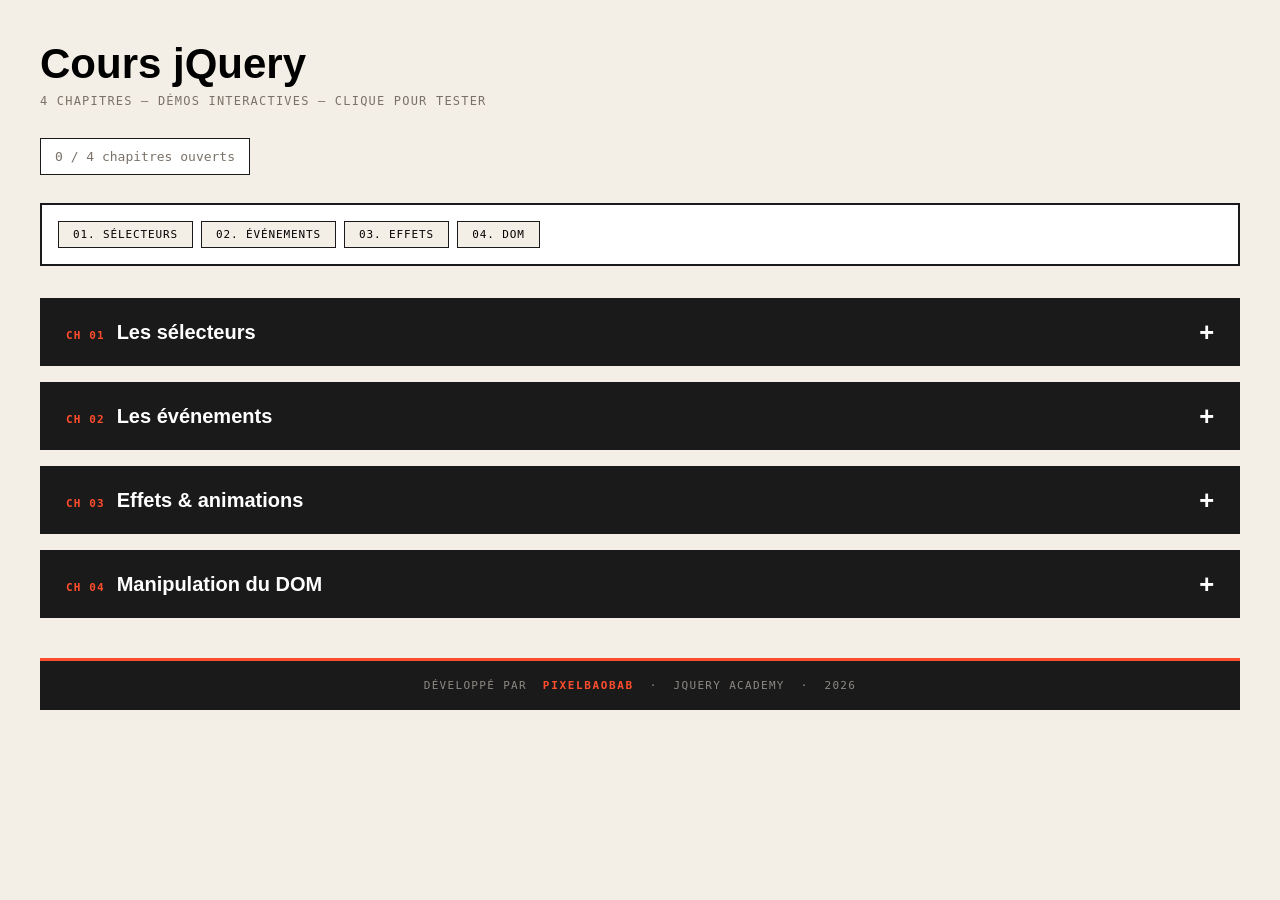
<file: projet/bloc4-starter.html>
<!DOCTYPE html>
<html lang="fr">
<head>
<meta charset="UTF-8">
<meta name="viewport" content="width=device-width, initial-scale=1.0">
<title>BLOC 4 — Cours jQuery Interactif</title>

<script src="https://code.jquery.com/jquery-3.7.1.min.js"></script>

<style>
/* ============================================================
   BASE — fourni, ne pas modifier
============================================================ */
* { margin:0; padding:0; box-sizing:border-box; }
body { font-family: Arial, sans-serif; background: #f4efe6; padding: 40px; }

h1 { font-size: 42px; margin-bottom: 6px; }
.page-sub {
    font-family: monospace;
    font-size: 12px;
    color: #7a7268;
    text-transform: uppercase;
    letter-spacing: 0.1em;
    margin-bottom: 30px;
}

/* Sommaire */
.toc {
    display: flex;
    flex-wrap: wrap;
    gap: 8px;
    margin-bottom: 32px;
    padding: 16px;
    background: white;
    border: 2px solid #1a1a1a;
}
.toc-btn {
    padding: 6px 14px;
    background: #f4efe6;
    border: 1px solid #1a1a1a;
    font-family: monospace;
    font-size: 11px;
    text-transform: uppercase;
    letter-spacing: 0.08em;
    cursor: pointer;
    transition: background 0.2s, color 0.2s;
}
.toc-btn:hover { background: #ff4d2e; color: white; border-color: #ff4d2e; }

/* Leçon accordéon */
.lesson {
    background: white;
    border: 2px solid #1a1a1a;
    margin-bottom: 16px;
    overflow: hidden;
}
.lesson-head {
    padding: 18px 24px;
    background: #1a1a1a;
    color: white;
    display: flex;
    align-items: center;
    justify-content: space-between;
    cursor: pointer;
    user-select: none;
}
.lesson-head h3 { font-size: 20px; display: flex; align-items: baseline; gap: 12px; }
.lesson-head .ch {
    font-family: monospace;
    font-size: 11px;
    color: #ff4d2e;
    letter-spacing: 0.1em;
}
.lesson-head .toggle {
    font-size: 24px;
    font-weight: bold;
    transition: transform 0.3s;
    font-family: monospace;
}
.lesson.open .lesson-head .toggle { transform: rotate(45deg); }

/* Corps de la leçon — CACHÉ par défaut */
.lesson-body { display: none; padding: 28px; }

/* Bloc démo : code à gauche, résultat à droite */
.demo {
    display: grid;
    grid-template-columns: 1fr 1fr;
    gap: 0;
    border: 2px solid #1a1a1a;
    margin: 20px 0;
}
.demo-code {
    background: #1a1a1a;
    color: white;
    padding: 20px;
    font-family: monospace;
    font-size: 13px;
    line-height: 1.7;
    overflow-x: auto;
}
.demo-code .tag {
    display: block;
    color: #ff8c69;
    font-size: 10px;
    margin-bottom: 10px;
    letter-spacing: 0.12em;
    text-transform: uppercase;
}
.demo-code .kw  { color: #ff8c69; }
.demo-code .str { color: #a3e635; }
.demo-code .com { color: #6b7280; font-style: italic; }

.demo-result {
    background: #f4efe6;
    border-left: 2px solid #1a1a1a;
    padding: 20px;
    display: flex;
    flex-direction: column;
    gap: 12px;
}
.demo-result .tag {
    color: #7a7268;
    font-family: monospace;
    font-size: 10px;
    letter-spacing: 0.12em;
    text-transform: uppercase;
}

/* Boutons de démo */
.run-btn {
    align-self: flex-start;
    padding: 10px 18px;
    background: #ff4d2e;
    color: white;
    border: none;
    font-family: monospace;
    font-size: 11px;
    text-transform: uppercase;
    letter-spacing: 0.1em;
    cursor: pointer;
    transition: transform 0.15s;
}
.run-btn:hover { transform: translateY(-2px); }
.run-btn.dark  { background: #1a1a1a; }

/* Éléments de démo réutilisables */
.demo-box {
    width: 90px; height: 90px;
    background: #ff4d2e;
    border: 2px solid #1a1a1a;
}
.demo-list { list-style: none; width: 100%; }
.demo-list li {
    padding: 8px 12px;
    background: white;
    border: 1px solid #1a1a1a;
    margin-bottom: 4px;
    font-family: monospace;
    font-size: 13px;
    transition: background 0.3s, transform 0.3s;
}
.demo-list li.highlight {
    background: #ffd23f;
    transform: translateX(8px);
}
.demo-input {
    width: 100%;
    padding: 10px;
    border: 2px solid #1a1a1a;
    font-family: monospace;
    font-size: 14px;
    background: white;
    outline: none;
}
.demo-output {
    width: 100%;
    padding: 12px;
    background: #1a1a1a;
    color: white;
    font-family: monospace;
    font-size: 13px;
    min-height: 44px;
}

/* Astuce */
.tip {
    margin-top: 16px;
    padding: 14px 18px;
    background: #ffd23f;
    border-left: 4px solid #1a1a1a;
    font-size: 14px;
    line-height: 1.6;
}
.tip strong { font-style: italic; }

/* Compteur de leçons ouvertes */
#progress-counter {
    margin-bottom: 28px;
    font-family: monospace;
    font-size: 13px;
    color: #7a7268;
    padding: 10px 14px;
    background: white;
    border: 1px solid #1a1a1a;
    display: inline-block;
}
</style>
</head>
<body>

<h1>Cours jQuery</h1>
<div class="page-sub">4 chapitres — Démos interactives — Clique pour tester</div>

<!-- Compteur de progression -->
<div id="progress-counter">0 / 4 chapitres ouverts</div>

<!-- Sommaire -->
<div class="toc">
    <button class="toc-btn" data-target="lesson-1">01. Sélecteurs</button>
    <button class="toc-btn" data-target="lesson-2">02. Événements</button>
    <button class="toc-btn" data-target="lesson-3">03. Effets</button>
    <button class="toc-btn" data-target="lesson-4">04. DOM</button>
</div>


<!-- ============================================================
     LEÇON 1 — LES SÉLECTEURS
============================================================ -->
<div class="lesson" id="lesson-1">

    <div class="lesson-head">
        <h3><span class="ch">CH 01</span> Les sélecteurs</h3>
        <span class="toggle">+</span>
    </div>

    <div class="lesson-body">

        <p style="font-size:17px;font-style:italic;margin-bottom:20px;line-height:1.5">
            jQuery permet de cibler des éléments du DOM avec la même syntaxe que CSS.
            Tout passe par <code>$()</code>.
        </p>

        <!-- DÉMO 1a : sélection par classe -->
        <div class="demo">
            <div class="demo-code">
                <span class="tag">// Sélection par classe</span>
<span class="kw">$</span>(<span class="str">".item"</span>).<span class="kw">css</span>(<span class="str">"background"</span>, <span class="str">"#ffd23f"</span>);
            </div>
            <div class="demo-result">
                <span class="tag">Résultat — tous les .item</span>
                <ul class="demo-list" id="d1a-list">
                    <li class="item">Item A</li>
                    <li class="item">Item B</li>
                    <li class="item">Item C</li>
                </ul>
                <!-- TODO A — connecter ce bouton à la démo -->
                <button class="run-btn" id="btn-1a">▶ Exécuter</button>
            </div>
        </div>

        <!-- DÉMO 1b : :eq() -->
        <div class="demo">
            <div class="demo-code">
                <span class="tag">// :eq(index) — un seul élément</span>
<span class="kw">$</span>(<span class="str">".item2"</span>).<span class="kw">eq</span>(<span class="str">1</span>).<span class="kw">addClass</span>(<span class="str">"highlight"</span>);
            </div>
            <div class="demo-result">
                <span class="tag">Résultat — seulement le 2e</span>
                <ul class="demo-list" id="d1b-list">
                    <li class="item2">Premier</li>
                    <li class="item2">Deuxième</li>
                    <li class="item2">Troisième</li>
                </ul>
                <!-- TODO B — connecter ce bouton -->
                <button class="run-btn" id="btn-1b">▶ Exécuter</button>
            </div>
        </div>

        <div class="tip">
            <strong>À retenir :</strong> <code>$(this)</code> dans un événement
            représente l'élément qui a déclenché l'action.
        </div>

    </div>
</div>


<!-- ============================================================
     LEÇON 2 — LES ÉVÉNEMENTS
============================================================ -->
<div class="lesson" id="lesson-2">

    <div class="lesson-head">
        <h3><span class="ch">CH 02</span> Les événements</h3>
        <span class="toggle">+</span>
    </div>

    <div class="lesson-body">

        <p style="font-size:17px;font-style:italic;margin-bottom:20px;line-height:1.5">
            Click, hover, keypress… jQuery unifie tous les événements avec
            <code>.on()</code> et ses raccourcis.
        </p>

        <!-- DÉMO 2a : click -->
        <div class="demo">
            <div class="demo-code">
                <span class="tag">// .click()</span>
<span class="kw">$</span>(<span class="str">"#btn"</span>).<span class="kw">click</span>(<span class="kw">function</span>() {
  <span class="kw">$</span>(<span class="kw">this</span>).<span class="kw">text</span>(<span class="str">"Cliqué !"</span>);
});
            </div>
            <div class="demo-result">
                <span class="tag">Clique sur le bouton</span>
                <!-- TODO C — ce bouton doit changer son propre texte au clic -->
                <button class="run-btn" id="btn-2a">Clique ici</button>
            </div>
        </div>

        <!-- DÉMO 2b : hover -->
        <div class="demo">
            <div class="demo-code">
                <span class="tag">// .hover(entrer, sortir)</span>
<span class="kw">$</span>(<span class="str">"#box"</span>).<span class="kw">hover</span>(
  <span class="kw">function</span>() { <span class="com">/* survol → vert */</span> },
  <span class="kw">function</span>() { <span class="com">/* sortie → rouge */</span> }
);
            </div>
            <div class="demo-result">
                <span class="tag">Survole le carré</span>
                <!-- TODO D — survol → vert #1aa179, sortie → rouge #ff4d2e -->
                <div class="demo-box" id="box-2b"></div>
            </div>
        </div>

        <!-- DÉMO 2c : keyup -->
        <div class="demo">
            <div class="demo-code">
                <span class="tag">// .on("keyup") — frappe clavier</span>
<span class="kw">$</span>(<span class="str">"#input"</span>).<span class="kw">on</span>(<span class="str">"keyup"</span>, <span class="kw">function</span>() {
  <span class="kw">$</span>(<span class="str">"#output"</span>).<span class="kw">text</span>(<span class="kw">$</span>(<span class="kw">this</span>).<span class="kw">val</span>());
});
            </div>
            <div class="demo-result">
                <span class="tag">Tape quelque chose</span>
                <!-- TODO E — connecter input → output en temps réel -->
                <input type="text" class="demo-input" id="input-2c"
                       placeholder="Tape ici...">
                <div class="demo-output" id="output-2c">[en attente]</div>
            </div>
        </div>

    </div>
</div>


<!-- ============================================================
     LEÇON 3 — LES EFFETS
============================================================ -->
<div class="lesson" id="lesson-3">

    <div class="lesson-head">
        <h3><span class="ch">CH 03</span> Effets & animations</h3>
        <span class="toggle">+</span>
    </div>

    <div class="lesson-body">

        <p style="font-size:17px;font-style:italic;margin-bottom:20px;line-height:1.5">
            jQuery propose des animations prêtes à l'emploi :
            fadeIn, slideUp, animate, toggleClass…
        </p>

        <!-- DÉMO 3a : fadeToggle -->
        <div class="demo">
            <div class="demo-code">
                <span class="tag">// .fadeToggle(600)</span>
<span class="kw">$</span>(<span class="str">"#box"</span>).<span class="kw">fadeToggle</span>(<span class="str">600</span>);
            </div>
            <div class="demo-result">
                <span class="tag">Disparaît / réapparaît</span>
                <div class="demo-box" id="box-3a" style="background:#2d5fff"></div>
                <!-- TODO F — fadeToggle sur #box-3a au clic -->
                <button class="run-btn" id="btn-3a">▶ fadeToggle</button>
            </div>
        </div>

        <!-- DÉMO 3b : slideToggle -->
        <div class="demo">
            <div class="demo-code">
                <span class="tag">// .slideToggle(500)</span>
<span class="kw">$</span>(<span class="str">"#box"</span>).<span class="kw">slideToggle</span>(<span class="str">500</span>);
            </div>
            <div class="demo-result">
                <span class="tag">Se déplie / replie</span>
                <div class="demo-box" id="box-3b" style="background:#1aa179"></div>
                <!-- TODO G — slideToggle sur #box-3b au clic -->
                <button class="run-btn" id="btn-3b">▶ slideToggle</button>
            </div>
        </div>

        <!-- DÉMO 3c : animate -->
        <div class="demo">
            <div class="demo-code">
                <span class="tag">// .animate() custom</span>
<span class="kw">$</span>(<span class="str">"#box"</span>).<span class="kw">animate</span>({
  <span class="str">"margin-left"</span>: <span class="str">"180px"</span>,
  <span class="str">"opacity"</span>: <span class="str">0.4</span>
}, <span class="str">1000</span>);
            </div>
            <div class="demo-result">
                <span class="tag">Se déplace vers la droite</span>
                <div class="demo-box" id="box-3c" style="position:relative;left:0"></div>
                <!-- TODO H — animate déplace #box-3c à droite -->
                <button class="run-btn" id="btn-3c">▶ Animer</button>
                <!-- TODO I — reset : ramener à gauche -->
                <button class="run-btn dark" id="btn-3c-reset">↺ Reset</button>
            </div>
        </div>

        <div class="tip">
            <strong>Astuce :</strong> Les durées sont en ms.
            <code>400</code> = par défaut, <code>"slow"</code> = 600ms, <code>"fast"</code> = 200ms.
        </div>

    </div>
</div>


<!-- ============================================================
     LEÇON 4 — LE DOM
============================================================ -->
<div class="lesson" id="lesson-4">

    <div class="lesson-head">
        <h3><span class="ch">CH 04</span> Manipulation du DOM</h3>
        <span class="toggle">+</span>
    </div>

    <div class="lesson-body">

        <p style="font-size:17px;font-style:italic;margin-bottom:20px;line-height:1.5">
            <code>append()</code>, <code>remove()</code>, <code>html()</code>, <code>text()</code> :
            modifier la structure de la page à la volée.
        </p>

        <!-- DÉMO 4a : append -->
        <div class="demo">
            <div class="demo-code">
                <span class="tag">// .append() — ajoute à la fin</span>
<span class="kw">$</span>(<span class="str">"#list"</span>).<span class="kw">append</span>(
  <span class="str">"&lt;li&gt;Nouvel item&lt;/li&gt;"</span>
);
            </div>
            <div class="demo-result">
                <span class="tag">Ajout dynamique</span>
                <ul class="demo-list" id="d4a-list">
                    <li>Item initial</li>
                </ul>
                <!-- TODO J — append un nouvel item à chaque clic -->
                <button class="run-btn" id="btn-4a">▶ Append</button>
                <!-- TODO K — vider la liste et remettre "Item initial" -->
                <button class="run-btn dark" id="btn-4a-clear">↺ Vider</button>
            </div>
        </div>

        <!-- DÉMO 4b : .html() vs .text() -->
        <div class="demo">
            <div class="demo-code">
                <span class="tag">// .html() interprète les balises</span>
<span class="kw">$</span>(<span class="str">"#out"</span>).<span class="kw">html</span>(<span class="str">"&lt;strong&gt;Gras !&lt;/strong&gt;"</span>);
<span class="com">// .text() affiche les balises en clair</span>
            </div>
            <div class="demo-result">
                <span class="tag">html() vs text()</span>
                <div class="demo-output" id="d4b-output">--</div>
                <!-- TODO L — .html() met du contenu avec balise strong -->
                <button class="run-btn" id="btn-4b-html">▶ .html()</button>
                <!-- TODO M — .text() affiche la balise en clair -->
                <button class="run-btn dark" id="btn-4b-text">▶ .text()</button>
            </div>
        </div>

        <!-- DÉMO 4c : each + data -->
        <div class="demo">
            <div class="demo-code">
                <span class="tag">// .each() + .data()</span>
<span class="kw">$</span>(<span class="str">".produit"</span>).<span class="kw">each</span>(<span class="kw">function</span>(<span class="kw">i</span>) {
  <span class="kw">$</span>(<span class="kw">this</span>).<span class="kw">text</span>(
    (i+1) + <span class="str">". "</span> + <span class="kw">$</span>(<span class="kw">this</span>).<span class="kw">data</span>(<span class="str">"nom"</span>)
  );
});
            </div>
            <div class="demo-result">
                <span class="tag">Lit data-nom et numérote</span>
                <ul class="demo-list" id="d4c-list">
                    <li class="produit" data-nom="Croissant">--</li>
                    <li class="produit" data-nom="Pain au chocolat">--</li>
                    <li class="produit" data-nom="Éclair café">--</li>
                </ul>
                <!-- TODO N — .each() lit data-nom sur chaque .produit -->
                <button class="run-btn" id="btn-4c">▶ Numéroter</button>
            </div>
        </div>

        <div class="tip">
            <strong>Le pattern .each() + data-*</strong> est la base des composants dynamiques.
            C'est exactement ce que fait la navbar : chaque li porte
            <code>data-page="..."</code> et jQuery le lit au clic.
        </div>

    </div>
</div>


<script>
/* ============================================================
   SUIVI DE PROGRESSION
   Appelé chaque fois qu'une leçon est ouverte/fermée
============================================================ */
function updateProgress() {
    const total   = $(".lesson").length;
    const opened  = $(".lesson.open").length;
    $("#progress-counter").text(opened + " / " + total + " chapitres ouverts");
}


/* ============================================================
   TODO 1 — Sommaire (boutons .toc-btn)
   ─────────────────────────────────────
   Au clic sur un .toc-btn :
     → Lire data-target avec $(this).data("target")
     → Fermer TOUTES les leçons : .removeClass("open")
     → Ouvrir la bonne leçon : $("#" + target).addClass("open")
     → Scroller vers elle avec $("html, body").animate({ scrollTop: ... }, 500)
       Utiliser $("#" + target).offset().top - 80 comme valeur
     → Appeler updateProgress()
============================================================ */

$(".toc-btn").on("click", function() {

    // Ton code ici ↓
     let target = $(this).data('target');
     $('.lesson').removeClass('open');
    $('#' + target).addClass('open');
     $('html, body').animate({ scrollTop: $("#" + target).offset().top - 80 }, 500);
   
});
updateProgress();

/* ============================================================
   TODO 2 — Accordéon (clic sur .lesson-head)
   ──────────────────────────────────────────
   Au clic sur un .lesson-head :
     → Utiliser $(this).closest(".lesson") pour remonter à la leçon parente
     → .toggleClass("open") pour l'ouvrir ou la fermer
     → Le CSS gère l'affichage du corps et la rotation du +
     → Appeler updateProgress()
============================================================ */

$(".lesson-head").on("click", function() {

    // Ton code ici ↓
    let croix = $(this).closest(".lesson");
    croix.toggleClass("open");
});
updateProgress();

/* ============================================================
   TODO A — Démo 1a : colorier tous les .item
============================================================ */
$("#btn-1a").on("click", function() {
    // $("#d1a-list .item").css(...)
    // Puis setTimeout pour reset après 1500ms

    // Ton code ici ↓
   // $("#d1a-list .item").css(...)
});


/* ============================================================
   TODO B — Démo 1b : .eq(1).addClass("highlight")
============================================================ */
$("#btn-1b").on("click", function() {
    // Retirer "highlight" de tous d'abord, puis ajouter sur .eq(1)
    // setTimeout pour reset

    // Ton code ici ↓
});


/* ============================================================
   TODO C — Démo 2a : le bouton change son propre texte
============================================================ */
$("#btn-2a").on("click", function() {
    // $(this).text(...)
    // setTimeout pour remettre "Clique ici" après 1200ms

    // Ton code ici ↓
});


/* ============================================================
   TODO D — Démo 2b : hover sur #box-2b
============================================================ */
// .hover(function entrer, function sortir)
// entrer → .css("background", "#1aa179")
// sortir → .css("background", "#ff4d2e")

// Ton code ici ↓


/* ============================================================
   TODO E — Démo 2c : keyup sur #input-2c → #output-2c
============================================================ */
// .on("keyup", function(){ ... })
// Penser à tester si la valeur est vide → afficher "[en attente]"

// Ton code ici ↓


/* ============================================================
   TODO F — Démo 3a : fadeToggle sur #box-3a
============================================================ */
$("#btn-3a").on("click", function() {

    // Ton code ici ↓
});


/* ============================================================
   TODO G — Démo 3b : slideToggle sur #box-3b
============================================================ */
$("#btn-3b").on("click", function() {

    // Ton code ici ↓
});


/* ============================================================
   TODO H — Démo 3c : animate vers la droite
   TODO I — Reset : animate vers la gauche (margin-left: "0px", opacity: 1)
============================================================ */
$("#btn-3c").on("click", function() {

    // Ton code ici ↓
});

$("#btn-3c-reset").on("click", function() {

    // Ton code ici ↓
});


/* ============================================================
   TODO J — Démo 4a : append un nouvel item
   (compter les items existants pour numéroter)
============================================================ */
let appendCount = 1;
$("#btn-4a").on("click", function() {
    appendCount++;
    // Ton code ici ↓
});

/* ============================================================
   TODO K — Vider la liste et remettre l'état initial
============================================================ */
$("#btn-4a-clear").on("click", function() {
    appendCount = 1;
    // Utiliser .html("<li>Item initial</li>")

    // Ton code ici ↓
});


/* ============================================================
   TODO L — .html() : interpréter la balise <strong>
   TODO M — .text() : afficher la balise en clair
============================================================ */
$("#btn-4b-html").on("click", function() {

    // Ton code ici ↓
});

$("#btn-4b-text").on("click", function() {

    // Ton code ici ↓
});


/* ============================================================
   TODO N — .each() + .data("nom")
   Numéroter chaque .produit avec son data-nom
   Bonus : .delay(i * 200) + .css pour l'effet de surbrillance
============================================================ */
$("#btn-4c").on("click", function() {

    // Ton code ici ↓
});

</script>

<!-- ============================================================
     FOOTER PIXELBAOBAB
============================================================ -->
<footer style="
    margin-top: 40px;
    padding: 18px 30px;
    background: #1a1a1a;
    color: rgba(255,250,240,0.5);
    text-align: center;
    font-family: monospace;
    font-size: 11px;
    letter-spacing: 0.12em;
    text-transform: uppercase;
    border-top: 3px solid #ff4d2e;
">
    D&#233;velopp&#233; par&nbsp;
    <a href="https://www.pixelbaobab.com"
       target="_blank"
       rel="noopener"
       style="
           color: #ff4d2e;
           text-decoration: none;
           font-weight: bold;
           letter-spacing: 0.15em;
           transition: opacity 0.2s;
       "
       onmouseover="this.style.opacity='0.7'"
       onmouseout="this.style.opacity='1'"
    >PixelBaobab</a>
    &nbsp;&middot;&nbsp; jQuery Academy &nbsp;&middot;&nbsp; 2026
</footer>

</body>
</html>
</file>
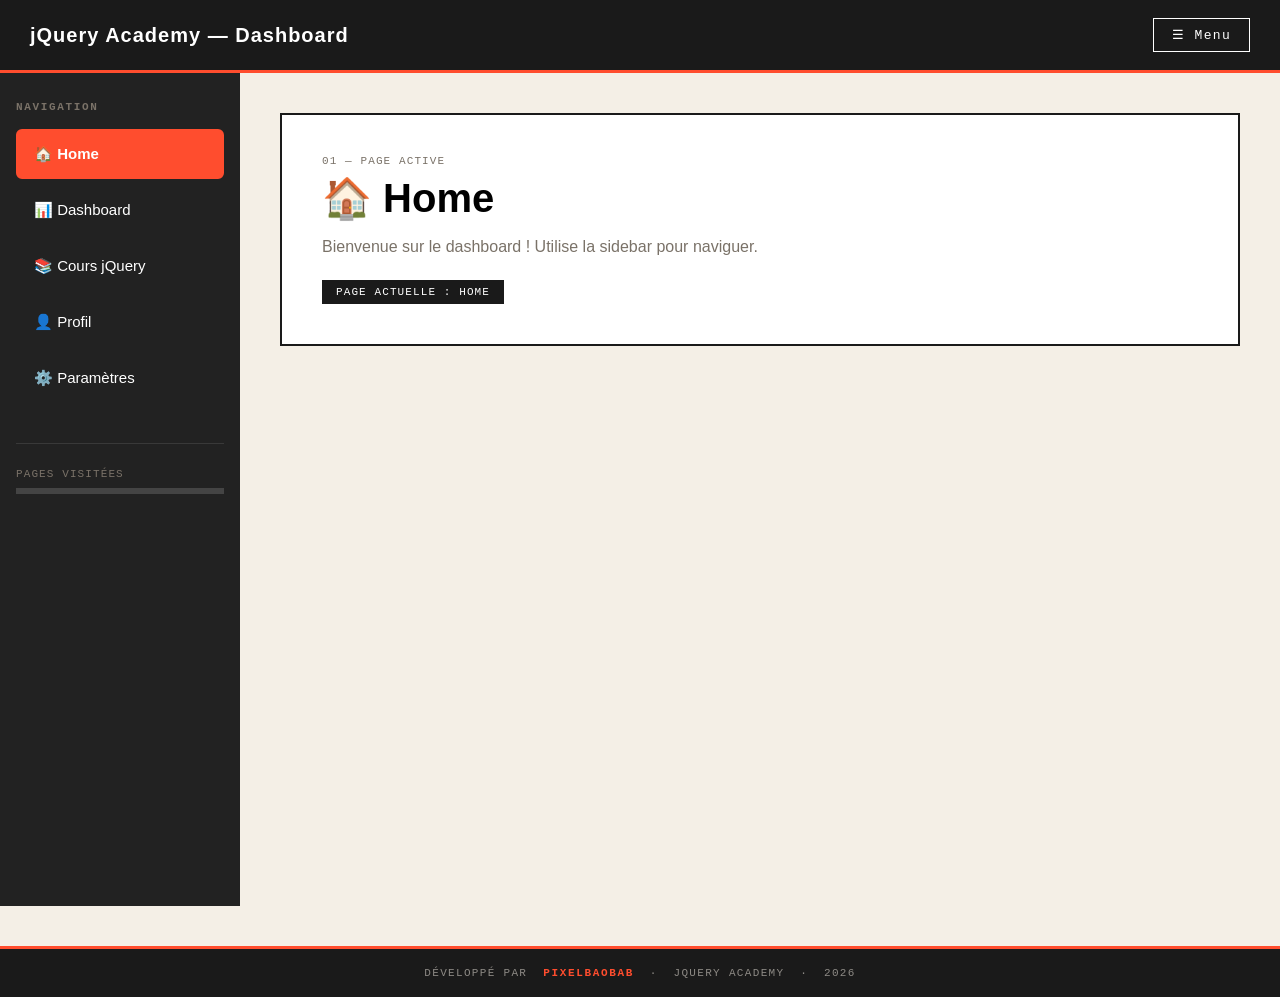
<file: Badr/Bryan/bloc2-starter.html>
<!DOCTYPE html>
<html lang="fr">

<head>
    <meta charset="UTF-8">
    <meta name="viewport" content="width=device-width, initial-scale=1.0">
    <title>BLOC 2 — Navbar & Navigation jQuery</title>

    <script src="https://code.jquery.com/jquery-3.7.1.min.js"></script>

    <style>
        /* ============================================================
   BASE — fourni, ne pas modifier
============================================================ */
        * {
            margin: 0;
            padding: 0;
            box-sizing: border-box;
        }

        body {
            font-family: Arial, sans-serif;
            background: #f4efe6;
        }

        /* Header */
        .app-header {
            background: #1a1a1a;
            color: white;
            padding: 18px 30px;
            display: flex;
            justify-content: space-between;
            align-items: center;
            border-bottom: 3px solid #ff4d2e;
        }

        .app-header h1 {
            font-size: 20px;
            letter-spacing: 0.05em;
        }

        .menu-btn {
            padding: 8px 18px;
            background: transparent;
            border: 1px solid white;
            color: white;
            font-family: monospace;
            font-size: 13px;
            letter-spacing: 0.1em;
            cursor: pointer;
            transition: background 0.2s;
        }

        .menu-btn:hover {
            background: #ff4d2e;
            border-color: #ff4d2e;
        }

        /* Layout */
        .container {
            display: flex;
            min-height: calc(100vh - 67px);
        }

        /* Sidebar */
        .sidebar {
            width: 240px;
            background: #222;
            color: white;
            padding: 28px 16px;
            flex-shrink: 0;
        }

        .sidebar h3 {
            font-family: monospace;
            font-size: 11px;
            text-transform: uppercase;
            letter-spacing: 0.15em;
            color: #7a7268;
            margin-bottom: 16px;
        }

        .sidebar ul {
            list-style: none;
        }

        .navLink {
            padding: 14px 16px;
            margin-bottom: 6px;
            cursor: pointer;
            border-radius: 6px;
            font-size: 15px;
            display: flex;
            align-items: center;
            gap: 12px;
            border: 2px solid transparent;
            transition: all 0.25s;
        }

        .navLink:hover {
            background: #333;
            transform: translateX(4px);
        }

        .navLink.activeNav {
            background: #ff4d2e;
            border-color: #ff4d2e;
            font-weight: bold;
        }

        /* Barre de progression sidebar */
        .progress-section {
            margin-top: 40px;
            padding-top: 24px;
            border-top: 1px solid rgba(255, 255, 255, 0.1);
        }

        .progress-section .label {
            font-family: monospace;
            font-size: 11px;
            color: #7a7268;
            text-transform: uppercase;
            letter-spacing: 0.1em;
            margin-bottom: 8px;
        }

        .progress-track {
            height: 6px;
            background: #444;
        }

        .progress-fill {
            height: 100%;
            background: #ff4d2e;
            width: 0%;
            transition: width 0.5s;
        }

        /* Main */
        main {
            flex: 1;
            padding: 40px;
        }

        /* Pages */
        .page {
            display: none;
        }

        .activePage {
            display: block;
        }

        .page-content {
            background: white;
            border: 2px solid #1a1a1a;
            padding: 40px;
        }

        .page-content h2 {
            font-size: 40px;
            margin-bottom: 8px;
        }

        .page-content .num {
            font-family: monospace;
            font-size: 11px;
            color: #7a7268;
            text-transform: uppercase;
            letter-spacing: 0.1em;
            margin-bottom: 8px;
        }

        .page-content p {
            color: #7a7268;
            margin-top: 12px;
            line-height: 1.6;
        }

        /* Badge page active */
        .badge {
            display: inline-block;
            margin-top: 20px;
            padding: 6px 14px;
            background: #1a1a1a;
            color: white;
            font-family: monospace;
            font-size: 11px;
            text-transform: uppercase;
            letter-spacing: 0.1em;
        }

        /* Notification toast */
        #toast {
            position: fixed;
            bottom: 30px;
            right: 30px;
            background: #1a1a1a;
            color: white;
            padding: 14px 20px;
            font-family: monospace;
            font-size: 13px;
            border-left: 4px solid #ff4d2e;
            display: none;
            z-index: 999;
        }
    </style>
</head>

<body>

    <!-- ============================================================
     HEADER
============================================================ -->
    <header class="app-header">
        <h1>jQuery Academy — Dashboard</h1>
        <button class="menu-btn" id="toggleMenu">☰ Menu</button>
    </header>


    <div class="container">

        <!-- ============================================================
         SIDEBAR
    ============================================================ -->
        <aside class="sidebar" id="sidebar">

            <h3>Navigation</h3>

            <ul>
                <!-- data-page relie chaque lien à une section -->
                <li class="navLink activeNav" data-page="homePage">
                    🏠 Home
                </li>
                <li class="navLink" data-page="dashboardPage">
                    📊 Dashboard
                </li>
                <li class="navLink" data-page="coursePage">
                    📚 Cours jQuery
                </li>
                <li class="navLink" data-page="profilePage">
                    👤 Profil
                </li>
                <li class="navLink" data-page="settingsPage">
                    ⚙️ Paramètres
                </li>
            </ul>

            <!-- Barre de progression (bonus) -->
            <div class="progress-section">
                <div class="label">Pages visitées</div>
                <div class="progress-track">
                    <div class="progress-fill" id="progressFill"></div>
                </div>
            </div>

        </aside>


        <!-- ============================================================
         CONTENU PRINCIPAL
    ============================================================ -->
        <main>

            <!-- Home -->
            <section id="homePage" class="page activePage">
                <div class="page-content">
                    <div class="num">01 — Page active</div>
                    <h2>🏠 Home</h2>
                    <p>Bienvenue sur le dashboard ! Utilise la sidebar pour naviguer.</p>
                    <div class="badge">Page actuelle : Home</div>
                </div>
            </section>

            <!-- Dashboard -->
            <section id="dashboardPage" class="page">
                <div class="page-content">
                    <div class="num">02 — Page active</div>
                    <h2>📊 Dashboard</h2>
                    <p>Contenu du tableau de bord.</p>
                    <div class="badge">Page actuelle : Dashboard</div>
                </div>
            </section>

            <!-- Cours -->
            <section id="coursePage" class="page">
                <div class="page-content">
                    <div class="num">03 — Page active</div>
                    <h2>📚 Cours jQuery</h2>
                    <p>Le cours interactif jQuery.</p>
                    <div class="badge">Page actuelle : Cours jQuery</div>
                </div>
            </section>

            <!-- Profil -->
            <section id="profilePage" class="page">
                <div class="page-content">
                    <div class="num">04 — Page active</div>
                    <h2>👤 Profil</h2>
                    <p>Informations du compte.</p>
                    <div class="badge">Page actuelle : Profil</div>
                </div>
            </section>

            <!-- Paramètres -->
            <section id="settingsPage" class="page">
                <div class="page-content">
                    <div class="num">05 — Page active</div>
                    <h2>⚙️ Paramètres</h2>
                    <p>Configuration de l'application.</p>
                    <div class="badge">Page actuelle : Paramètres</div>
                </div>
            </section>

        </main>

    </div>

    <!-- Toast notification -->
    <div id="toast"></div>


    <script>
        /* ============================================================
           SUIVI des pages visitées (utilisé pour la barre de progression)
        ============================================================ */
        const visitedPages = new Set(["homePage"]); // Home visitée par défaut


        /* ============================================================
           TODO 1 — Navigation par clic sur .navLink
           ─────────────────────────────────────────
           Quand on clique sur un lien de la sidebar :
        
           ÉTAPE A — Gérer l'état actif du lien cliqué
             → Retirer "activeNav" de tous les .navLink
             → Ajouter "activeNav" sur $(this)
        
           ÉTAPE B — Récupérer l'ID de la page à afficher
             → Utiliser $(this).data("page") pour lire data-page="..."
        
           ÉTAPE C — Cacher toutes les sections .page
             → Utiliser .hide() (ou .removeClass("activePage"))
        
           ÉTAPE D — Afficher la bonne section
             → Sélectionner avec $("#" + page)
             → Utiliser .fadeIn(400) pour l'animation
             → Ajouter la classe "activePage"
        
           ÉTAPE E — Afficher un toast de notification
             → Mettre le nom de la page dans #toast
             → .show() puis .delay(1800).fadeOut(400)
        
           BONUS — Mettre à jour la barre de progression
             → Ajouter l'ID de la page dans visitedPages (Set)
             → Calculer le % : visitedPages.size / 5 * 100
             → Animer #progressFill avec .animate({width: pct+"%"}, 400)
        ============================================================ */

        $(".navLink").on("click", function () {

            // Ton code ici ↓
            $(".navLink").removeClass("activeNav");
            $(this).addClass("activeNav");
            const page = $(this).data("page");
            $(".page")
                .hide()
                .removeClass("activePage");

            $("#" + page)
                .fadeIn(400)
                .addClass("activePage");
            $("#toast")
                .text("Page : " + $(this).text().trim())
                .stop(true, true)
                .fadeIn(200)
                .delay(1800)
                .fadeOut(400);
            visitedPages.add(page);

            const pct = (visitedPages.size / 5) * 100;
            $("#progressFill").animate(
                {
                    width: pct + "%"

                },
                400
            );
        });


        /* ============================================================
           TODO 2 — Bouton ☰ Menu : afficher/cacher la sidebar
           ─────────────────────────────────────────────────────
           Au clic sur #toggleMenu :
             → Utiliser .animate({ width: "toggle" }, 400) sur #sidebar
             Ou alternativement :
             → Tester si la sidebar est visible avec .is(":visible")
             → Si visible → .slideUp() / si cachée → .slideDown()
             (Note : avec display:flex sur .container, préférer
              animate width ou toggleClass avec overflow:hidden)
        ============================================================ */

        $("#toggleMenu").on("click", function () {

            // Ton code ici ↓

            $("#sidebar").animate(
                { width: "toggle" },
                400
            );

        });

    </script>

    <!-- ============================================================
     FOOTER PIXELBAOBAB
============================================================ -->
    <footer style="
    margin-top: 40px;
    padding: 18px 30px;
    background: #1a1a1a;
    color: rgba(255,250,240,0.5);
    text-align: center;
    font-family: monospace;
    font-size: 11px;
    letter-spacing: 0.12em;
    text-transform: uppercase;
    border-top: 3px solid #ff4d2e;
">
        D&#233;velopp&#233; par&nbsp;
        <a href="https://www.pixelbaobab.com" target="_blank" rel="noopener" style="
           color: #ff4d2e;
           text-decoration: none;
           font-weight: bold;
           letter-spacing: 0.15em;
           transition: opacity 0.2s;
       " onmouseover="this.style.opacity='0.7'" onmouseout="this.style.opacity='1'">PixelBaobab</a>
        &nbsp;&middot;&nbsp; jQuery Academy &nbsp;&middot;&nbsp; 2026
    </footer>

</body>

</html>
</file>
<file: Toufik-Robin/style.css>
/* =========================
   RESET
========================= */

* {
  margin: 0;
  padding: 0;
  box-sizing: border-box;
}

body {
  font-family: Arial;
  background: #f4f4f4;
  overflow-x: hidden;
}

/* =========================
   HEADER
========================= */

header {
  background: #111;
  color: white;
  padding: 20px;

  display: flex;
  justify-content: space-between;
  align-items: center;
}

header h1 {
  font-size: 28px;
}

.headerActions {
  display: flex;
  gap: 10px;
}

/* =========================
   CONTAINER
========================= */

.container {
  display: flex;
}

/* =========================
   SIDEBAR
========================= */

.sidebar {
  width: 250px;
  min-height: 100vh;
  background: #222;
  color: white;
  padding: 20px;
  overflow: hidden;
}

.sidebar h2 {
  margin-bottom: 20px;
}

.sidebar ul {
  list-style: none;
}

.sidebar li {
  padding: 14px;
  background: #333;
  margin-bottom: 12px;
  border-radius: 10px;
  cursor: pointer;
  transition: 0.3s;
  white-space: nowrap;
}

.sidebar li:hover {
  background: royalblue;
  transform: translateX(10px);
}

.activeNav {
  background: royalblue !important;
}

/* =========================
   MAIN
========================= */

main {
  flex: 1;
  padding: 30px;
}

/* =========================
   PAGE
========================= */

.page {
  display: none;
}

.activePage {
  display: block;
}

/* =========================
   HOME PAGE
========================= */

.hero {
  background: linear-gradient(135deg, royalblue, purple);
  color: white;
  padding: 60px;
  border-radius: 20px;
  margin-bottom: 40px;
  position: relative;
  overflow: hidden;
}

.hero h2 {
  font-size: 45px;
  margin-bottom: 15px;
}

.hero p {
  width: 70%;
  line-height: 1.7;
}

/* =========================
   CIRCLES
========================= */

.circle {
  width: 90px;
  height: 90px;
  border-radius: 50%;
  background: white;
  opacity: 0.2;
  position: absolute;
}

.c1 {
  top: 20px;
  right: 50px;
}

.c2 {
  bottom: 30px;
  right: 180px;
}

.c3 {
  top: 120px;
  left: 40px;
}

/* =========================
   STATS
========================= */

.stats {
  display: flex;
  gap: 20px;
  flex-wrap: wrap;
}

.statBox {
  background: white;
  flex: 1;
  min-width: 220px;
  padding: 30px;
  border-radius: 20px;
  text-align: center;
}

.statBox h3 {
  font-size: 40px;
  color: royalblue;
  margin-bottom: 10px;
}

/* =========================
   AUTRES PAGES
========================= */

.fakePage {
  background: white;
  padding: 40px;
  border-radius: 20px;
}

button {
  padding: 10px 15px;
  border: none;
  border-radius: 8px;
  cursor: pointer;
}

/* Dark  */
.bodyDarkMode {
  background: #121212;
  color: #f0f0f0;
}

.bodyDarkMode .fakePage,
.bodyDarkMode .carte,
.bodyDarkMode .statBox {
  background: #1e1e1e;
  color: #f0f0f0;
  border-color: #2a2a2a;
}

.bodyDarkMode .btnControl,
.bodyDarkMode #champ {
  background: #2a2a2a;
  color: #f0f0f0;
  border-color: #3a3a3a;
}

/* DASHBOARD */

/* Cartes */
.cartes {
  display: flex;
  gap: 14px;
  margin-bottom: 30px;
  flex-wrap: wrap;
}

.carte {
  background: white;
  border: 1px solid #e0e0e0;
  border-radius: 10px;
  padding: 16px 22px;
  cursor: pointer;
  min-width: 160px;
  position: relative;
  bottom: 0;
  transition:
    box-shadow 0.25s ease,
    transform 0.25s ease;
}

.carte:hover {
  box-shadow: 0 6px 16px rgba(0, 0, 0, 0.08);
  border: 1px solid blue;
  transform: translateY(-2px);
}

.carte h3 {
  font-size: 15px;
  margin-bottom: 4px;
}

.carte p {
  font-size: 12px;
  color: #777;
}

/* Contrôles */
.controlesSection {
  margin-bottom: 30px;
}

.controlesSection h3 {
  margin-bottom: 12px;
}

.controlesButtons {
  display: flex;
  gap: 8px;
  flex-wrap: wrap;
}

.btnControl {
  background: #ececec;
  color: #333;
  border: 1px solid #d5d5d5;
  padding: 6px 14px;
  border-radius: 6px;
  font-size: 13px;
}

.btnControl:hover {
  background: #dcdcdc;
}

/* Galerie (boxes)*/
.galerie {
  display: flex;
  gap: 18px;
  margin-bottom: 30px;
}

#box1,
#box2,
#box3,
#box4 {
  width: 90px;
  height: 90px;
  border-radius: 6px;
  cursor: pointer;
  position: relative;
}

#box1 {
  background: #d63030;
}
#box2 {
  background: #3464d1;
}
#box3 {
  background: #2a8c3a;
}
#box4 {
  background: #7a2a8c;
}

/* Notification */
#paragraphe {
  display: none;
  margin-top: 15px;
  max-width: 500px;
  padding: 14px 20px;
  border-radius: 8px;
}

/* Manipulation attr() */
.attrSection {
  margin-top: 30px;
  max-width: 320px;
}

.attrSection h3 {
  margin-bottom: 10px;
}

#champ {
  width: 100%;
  min-height: 80px;
  padding: 10px;
  border: 1px solid #d0d0d0;
  border-radius: 6px;
  font-family: inherit;
  font-size: 13px;
  resize: vertical;
  margin-bottom: 10px;
}

#champ:disabled {
  background: #f0f0f0;
  color: #999;
}

.attrButtons {
  display: flex;
  gap: 8px;
}
</file>
<file: Laetitia & meidhy/style.css>
/* =========================
   RESET
========================= */

*{
    margin:0;
    padding:0;
    box-sizing:border-box;
}

body{
    font-family:Arial;
    background:#f4f4f4;
    overflow-x:hidden;
}

/* =========================
   HEADER
========================= */

header{
    background:#111;
    color:white;
    padding:20px;

    display:flex;
    justify-content:space-between;
    align-items:center;
}

header h1{
    font-size:28px;
}

/* =========================
   CONTAINER
========================= */

.container{
    display:flex;
}

/* =========================
   SIDEBAR
========================= */

.sidebar{
    width:250px;
    min-height:100vh;
    background:#222;
    color:white;
    padding:20px;
}

.sidebar h2{
    margin-bottom:20px;
}

.sidebar ul{
    list-style:none;
}

.sidebar li{
    padding:14px;
    background:#333;
    margin-bottom:12px;
    border-radius:10px;
    cursor:pointer;
    transition:0.3s;
}

.sidebar li:hover{
    background:royalblue;
    transform:translateX(10px);
}

.activeNav{
    background:royalblue !important;
}

/* =========================
   MAIN
========================= */

main{
    flex:1;
    padding:30px;
}

/* =========================
   PAGE
========================= */

.page{
    display:none;
}

.activePage{
    display:block;
}

/* =========================
   HOME PAGE
========================= */

.hero{
    background:linear-gradient(135deg, royalblue, purple);
    color:white;
    padding:60px;
    border-radius:20px;
    margin-bottom:40px;
    position:relative;
    overflow:hidden;
}

.hero h2{
    font-size:45px;
    margin-bottom:15px;
}

.hero p{
    width:70%;
    line-height:1.7;
}

/* =========================
   CIRCLES
========================= */

.circle{
    width:90px;
    height:90px;
    border-radius:50%;
    background:white;
    opacity:0.2;
    position:absolute;
}

.c1{
    top:20px;
    right:50px;
}

.c2{
    bottom:30px;
    right:180px;
}

.c3{
    top:120px;
    left:40px;
}

/* =========================
   STATS
========================= */

.stats{
    display:flex;
    gap:20px;
    flex-wrap:wrap;
}

.statBox{
    background:white;
    flex:1;
    min-width:220px;
    padding:30px;
    border-radius:20px;
    text-align:center;
}

.statBox h3{
    font-size:40px;
    color:royalblue;
    margin-bottom:10px;
}

/* =========================
   AUTRES PAGES
========================= */

.fakePage{
    background:white;
    padding:40px;
    border-radius:20px;
}

button{
    padding:10px 15px;
    border:none;
    border-radius:8px;
    cursor:pointer;
}
</file>
<file: Laetitia & meidhy/styleDashboard.css>
.header {
    background-color: black;
    color: white;
    height: 50px;
    border-radius: 5px;
    display: flex;
    align-items: center;
    justify-content: space-between;
    padding: 0 15px;
}

.header h1 {
    margin: 0;
    font-size: 1.3rem;
}

.header-btns {
    display: flex;
    gap: 8px;
}

.header-btns button {
    padding: 4px 10px;
    background: transparent;
    color: white;
    border: 1px solid white;
    border-radius: 4px;
    font-size: 0.8rem;
}

.header-btns button:hover {
    background: rgba(255, 255, 255, 0.15);
}


body.dark {
    background-color: #222;
    color: #eee;
}

body.dark .header {
    background-color: #333;
}

body.dark button {
    background-color: #444;
    color: #eee;
    border-color: #666;
}

body.dark #message {
    background-color: #333;
    color: #eee;
    border-color: #666;
}

body.dark #notification {
    background-color: #444;
}

body.dark .menu {
    background-color: #333;
}


.menu {
    display: none;
    background-color: #f0f0f0;
    padding: 10px 15px;
    border-radius: 5px;
    margin-top: 5px;
}

ul li {
    list-style: none;
    padding: 4px 0;
}

.carte {
    margin: 10px 0;
}

.carte button {
    position: relative; 
    padding: 12px 20px;
    margin-right: 8px;
    border: 1px solid #ccc;
    border-radius: 5px;
    background: white;
}

#bloc1:hover,
#bloc2:hover,
#bloc3:hover {
    border: 2px solid blue;
}

#box1, #box2, #box3, #box4 {
    display: inline-block;
    width: 100px;
    height: 100px;
    position: relative;
    border: 1px solid white;
    margin-bottom: 5px;
    border-radius: 10px;
    box-shadow: 5px 5px 10px gray;
    margin-right: 10px;
    margin-top: 30px;
}

#box1 { background-color: red; }
#box2 { background-color: blue; }
#box3 { background-color: green; }
#box4 { background-color: violet; }

.clear { clear: both; }


#galerie {
    overflow: visible;
    min-height: 350px;
}


#notification {
    display: none;
    background-color: #333;
    color: white;
    padding: 12px 18px;
    border-radius: 5px;
    margin-top: 8px;
    font-size: 0.95rem;
}

#notif {
    margin-top: 15px;
}


#formulaire {
    margin-bottom: 10px;
    margin-top: 5px;
}

#message {
    padding: 8px;
    border: 1px solid #ccc;
    border-radius: 4px;
    min-width: 250px;
    min-height: 60px;
}


button {
    cursor: pointer;
}

@keyframes spin {
    from { transform: rotate(0deg); }
    to { transform: rotate(360deg); }
}

.spinning {
    animation: spin 1s linear infinite;
}
</file>
